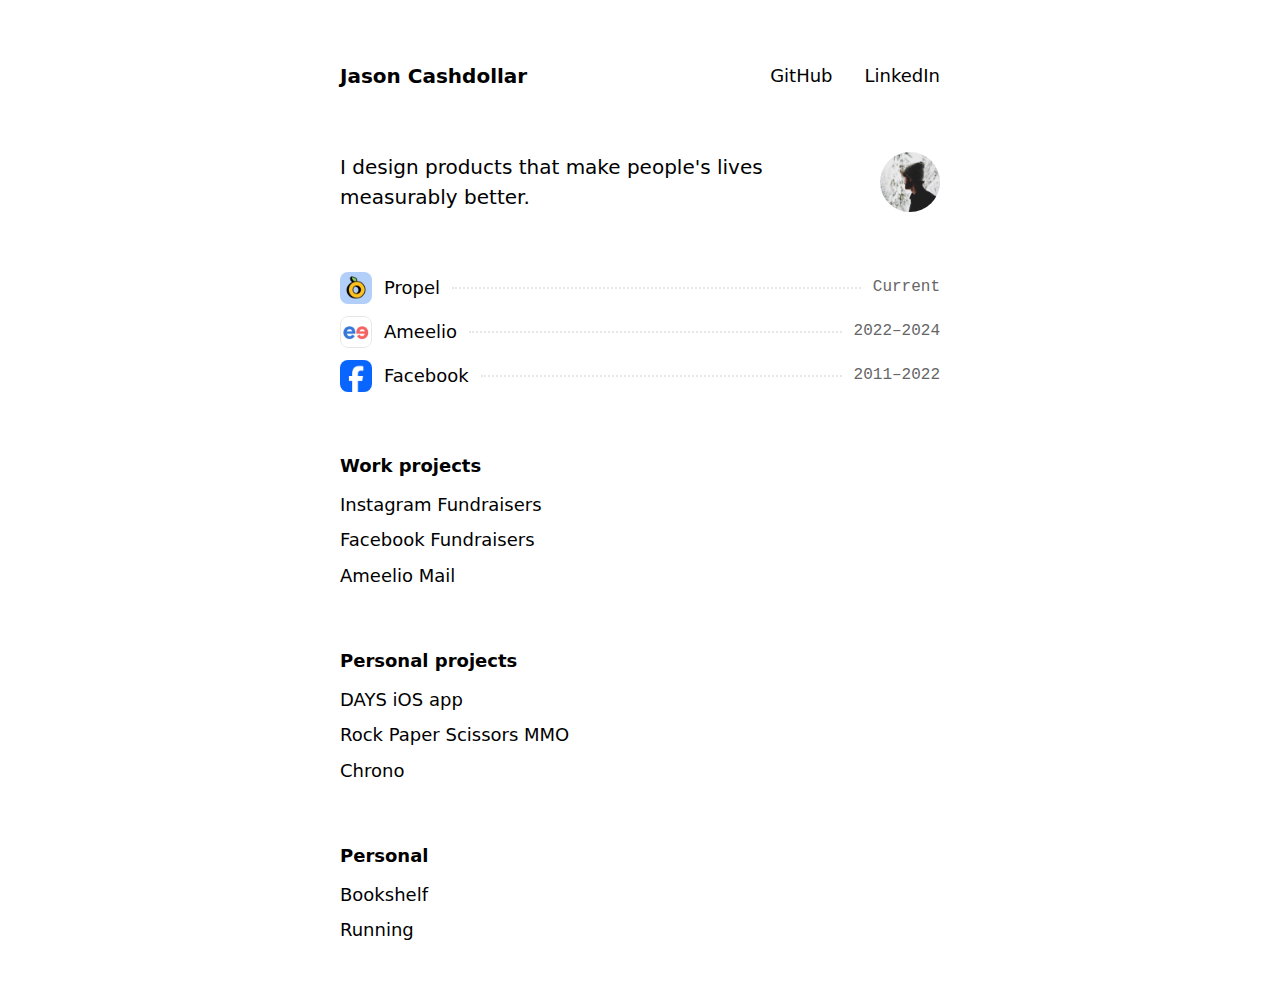
<file: index.html>
<!DOCTYPE html>
<html lang="en-US">
<head>
    <meta charset="utf-8">
    <meta name="viewport" content="width=device-width, initial-scale=1.0">
    <title>Jason Cashdollar · Product designer</title>
    <meta name="description" content="Principal product designer at Propel. Previously at Facebook and Ameelio.">
    
    <!-- Open Graph / Facebook -->
    <meta property="og:type" content="website">
    <meta property="og:url" content="https://jasoncashdollar.github.io/jasoncashdollar/">
    <meta property="og:title" content="Jason Cashdollar | Product designer">
    <meta property="og:description" content="Principal product designer at Propel. Previously at Facebook and Ameelio.">
    
    <!-- Twitter -->
    <meta property="twitter:card" content="summary_large_image">
    <meta property="twitter:url" content="https://jasoncashdollar.github.io/jasoncashdollar/">
    <meta property="twitter:title" content="Jason Cashdollar | Product designer">
    <meta property="twitter:description" content="Principal product designer at Propel. Previously at Facebook and Ameelio.">
    
    <link rel="icon" href="images/jason.png" type="image/png">
    <link rel="stylesheet" href="styles.css">
    <link rel="preconnect" href="https://fonts.googleapis.com">
    <link rel="preconnect" href="https://fonts.gstatic.com" crossorigin>
    <link href="https://fonts.googleapis.com/css2?family=Inter:wght@300;400;500;600&display=swap" rel="stylesheet">
    <script src="analytics.js"></script>
</head>
<body>
    <div class="container">
        <header class="header">
            <h1 class="name">Jason Cashdollar</h1>
            <nav class="nav-links">
                <a href="https://github.com/cshdllr" target="_blank" rel="noopener noreferrer" class="nav-link">GitHub</a>
                <a href="https://www.linkedin.com/in/jasoncashdollar/" target="_blank" rel="noopener noreferrer" class="nav-link">LinkedIn</a>
            </nav>
        </header>

        <main class="main">
            <section class="hero" id="about">
                <p class="hero-description">I design products that make people's lives measurably better.</p>
                <img src="images/jason.png" alt="Jason Cashdollar" class="hero-photo">
            </section>

            <section class="projects">

                <div class="work-item">
                    <a href="https://propel.app" target="_blank" rel="noopener noreferrer" class="work-link">
                        <img src="images/logos/logo-propel.png" alt="Propel" class="work-logo">
                        <span class="work-company">Propel</span>
                    </a>
                    <span class="work-dot-leader"></span>
                    <span class="work-dates">Current</span>
                </div>

                <div class="work-item">
                    <a href="https://ameelio.org" target="_blank" rel="noopener noreferrer" class="work-link">
                        <img src="images/logos/logo-ameelio.png" alt="Ameelio" class="work-logo border">
                        <span class="work-company">Ameelio</span>
                    </a>
                    <span class="work-dot-leader"></span>
                    <span class="work-dates">2022–2024</span>
                </div>

                <div class="work-item">
                    <a href="https://facebook.com" target="_blank" rel="noopener noreferrer" class="work-link">
                        <img src="images/logos/logo-facebook.png" alt="Facebook" class="work-logo">
                        <span class="work-company">Facebook</span>
                    </a>
                    <span class="work-dot-leader"></span>
                    <span class="work-dates">2011–2022</span>
                </div>

            </section>

            <section class="projects">
                <h2 class="section-header">Work projects</h2>

                <div class="project-card">
                    <a href="instagram-fundraisers" class="project-title">Instagram Fundraisers</a>
                </div>

                <div class="project-card">
                    <a href="facebook-fundraisers" class="project-title">Facebook Fundraisers</a>
                </div>

                <div class="project-card">
                    <a href="ameelio-mail" class="project-title">Ameelio Mail</a>
                </div>
            </section>

            <section class="projects">
                <h2 class="section-header">Personal projects</h2>

                <div class="project-card">
                    <a href="days" class="project-title">DAYS iOS app</a>
                </div>

                <div class="project-card">
                    <a href="rockpaperscissorsmmo" class="project-title">Rock Paper Scissors MMO</a>
                </div>

                <div class="project-card">
                    <a href="chrono" class="project-title">Chrono</a>
                </div>

                <!-- <div class="project-card">
                    <a href="" class="project-title">Captain's Log</a>
                </div> -->
            </section>

            <section class="projects">
                <h2 class="section-header">Personal</h2>

                <div class="project-card">
                    <a href="bookshelf" class="project-title">Bookshelf</a>
                </div>

                <div class="project-card">
                    <a href="running" class="project-title">Running</a>
                </div>
            </section>

        </main>
    </div>

    <script src="script.js"></script>
</body>
</html>
</file>
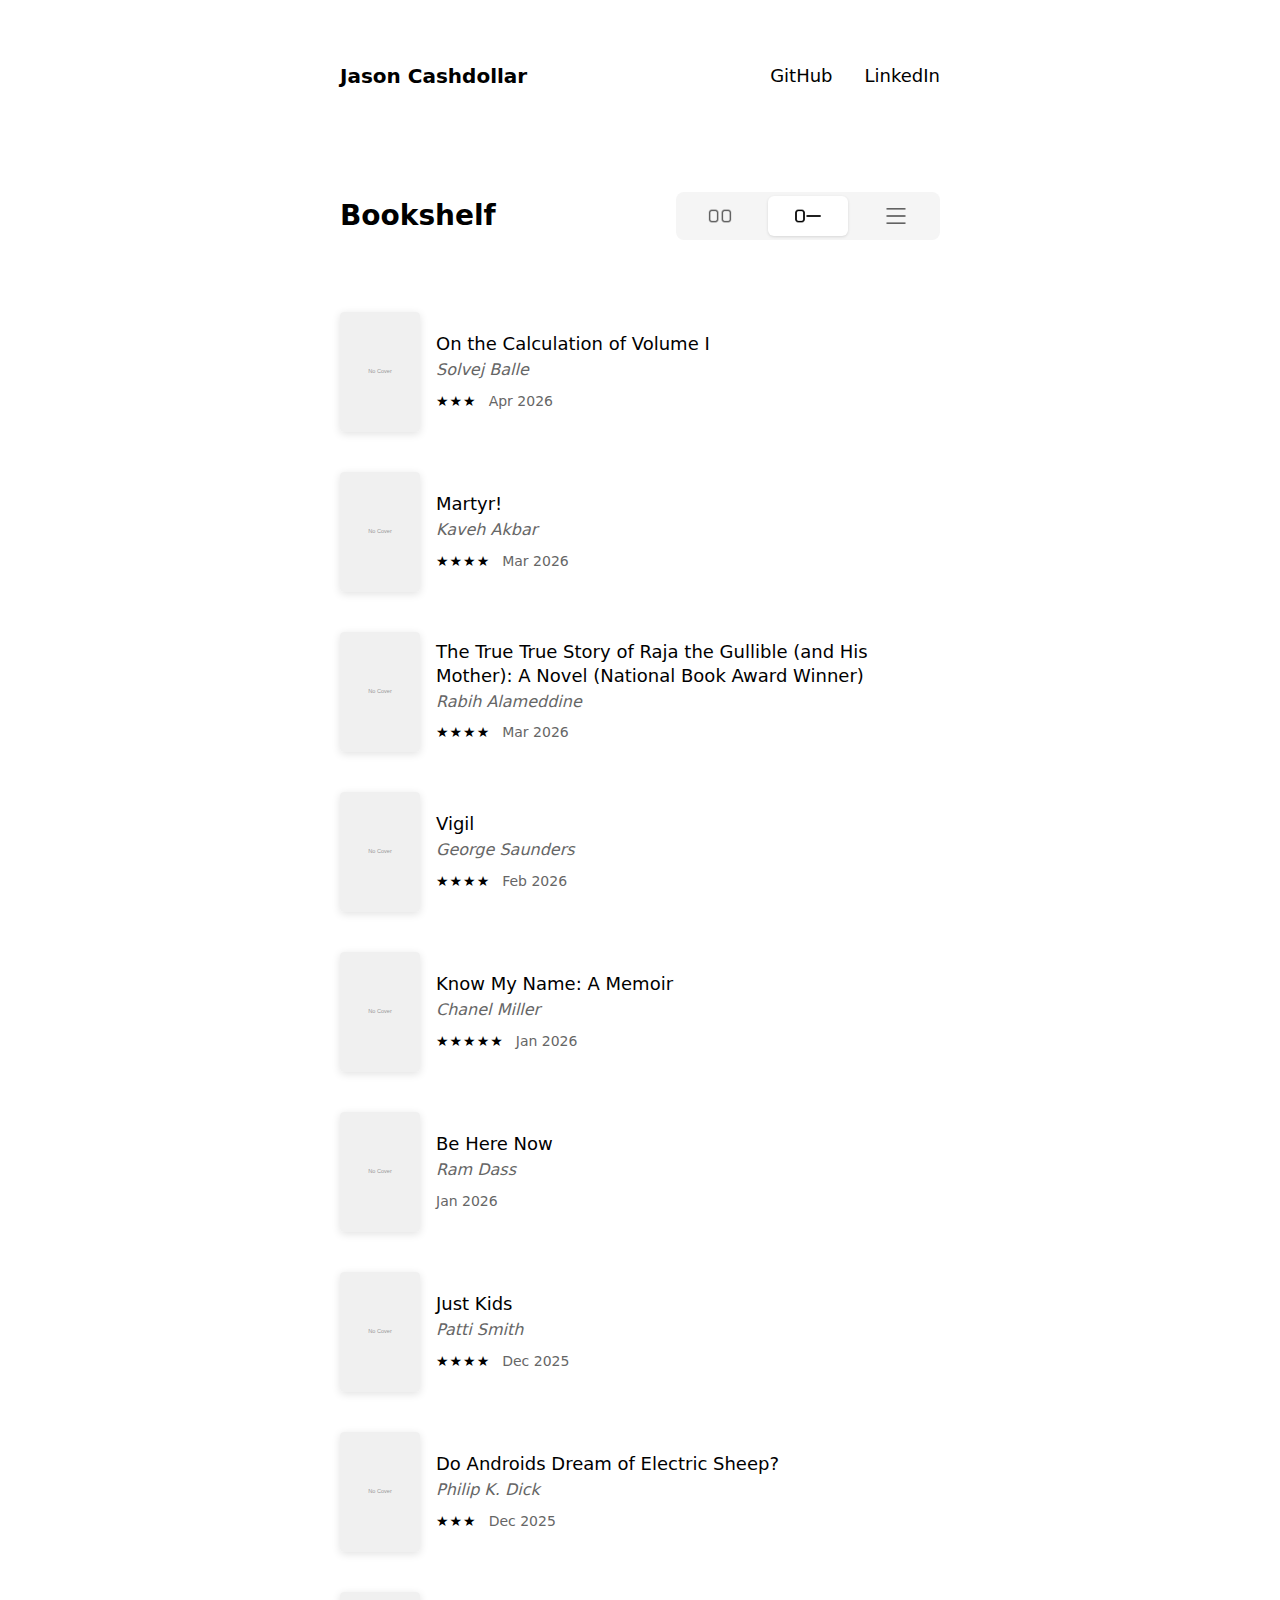
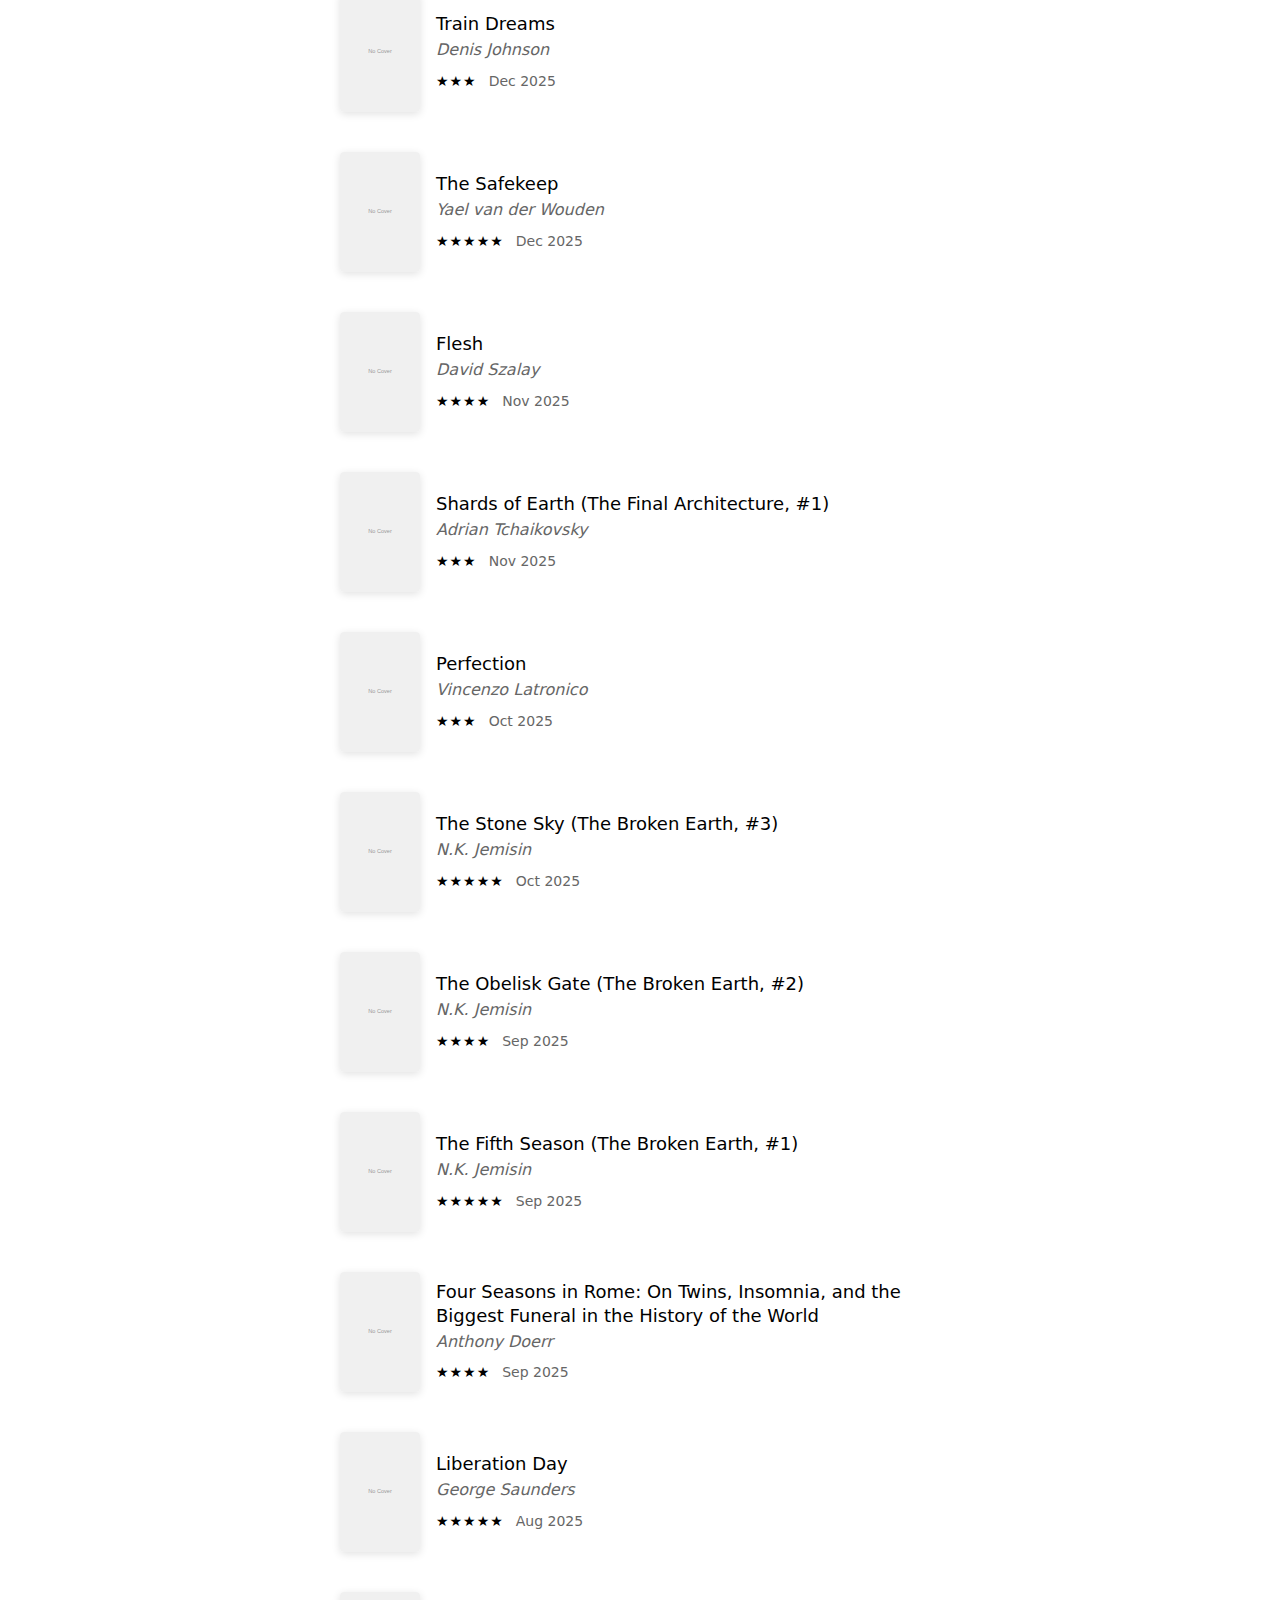
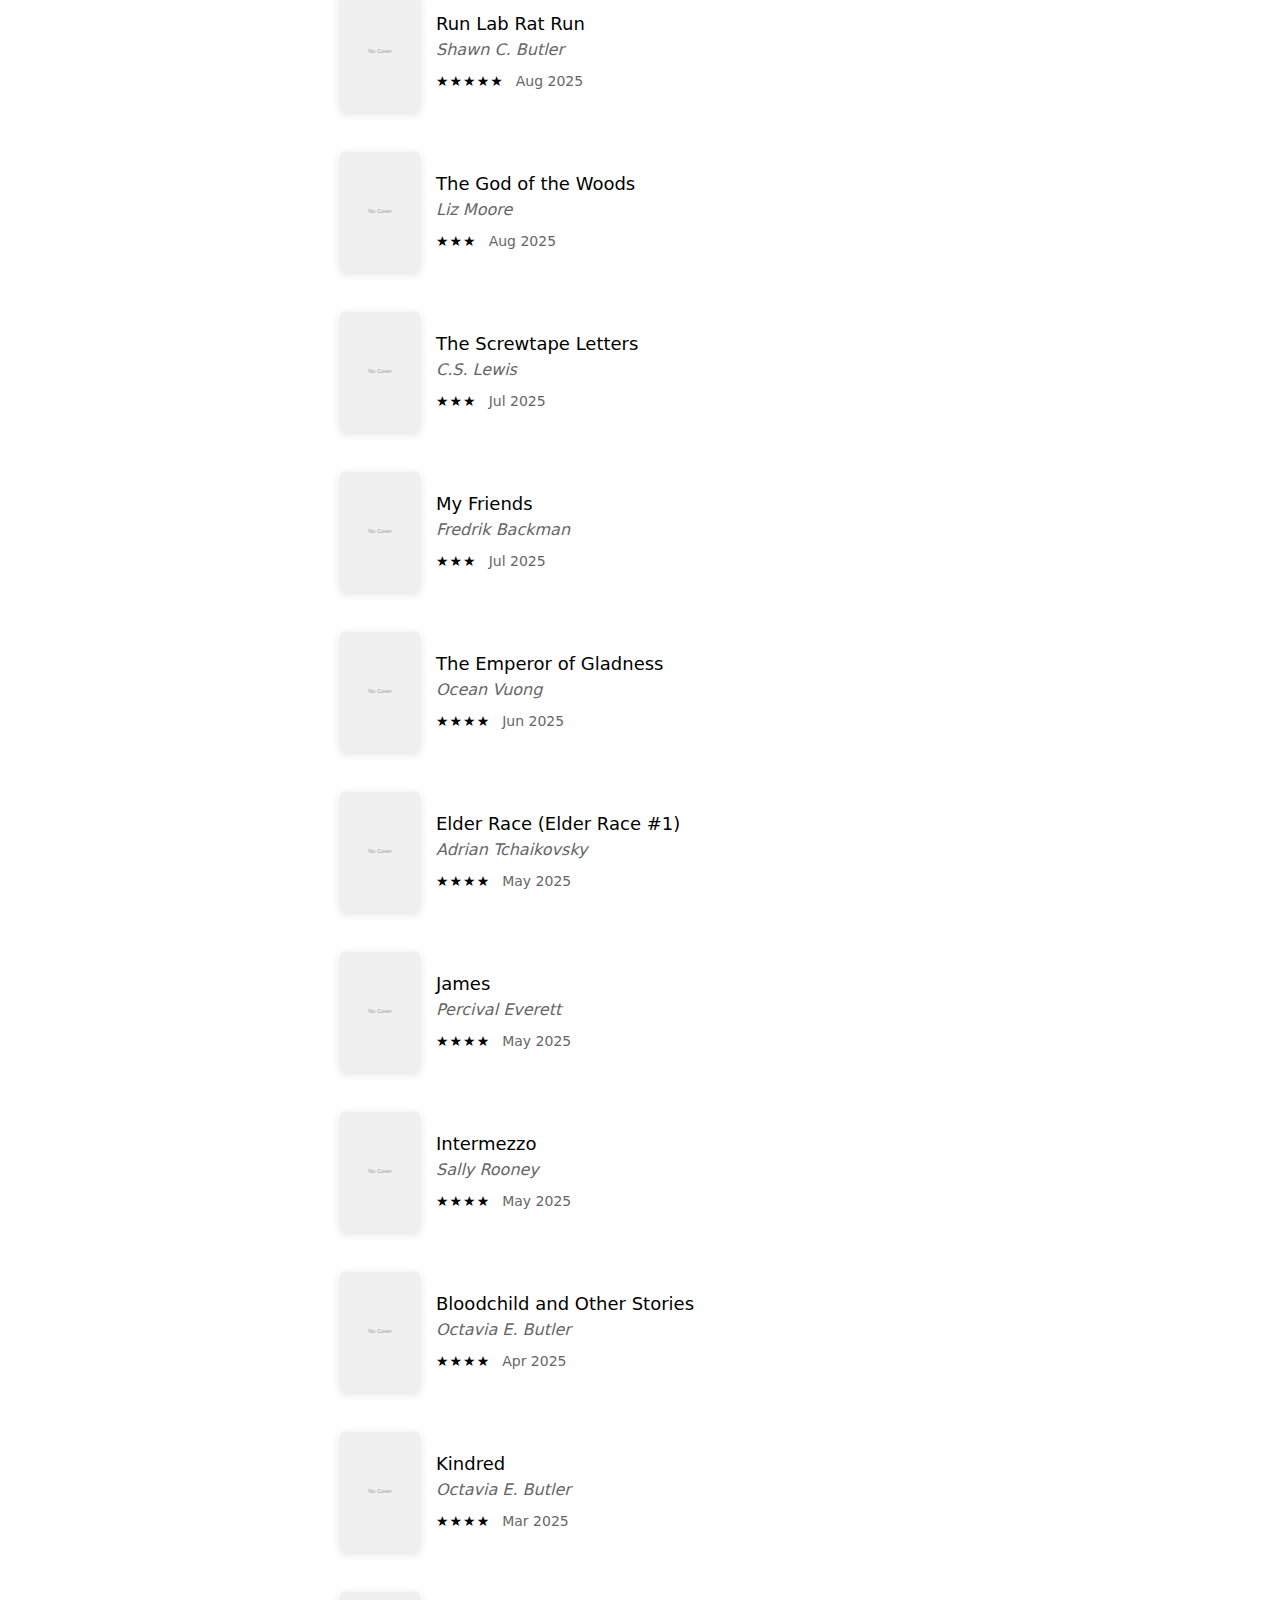
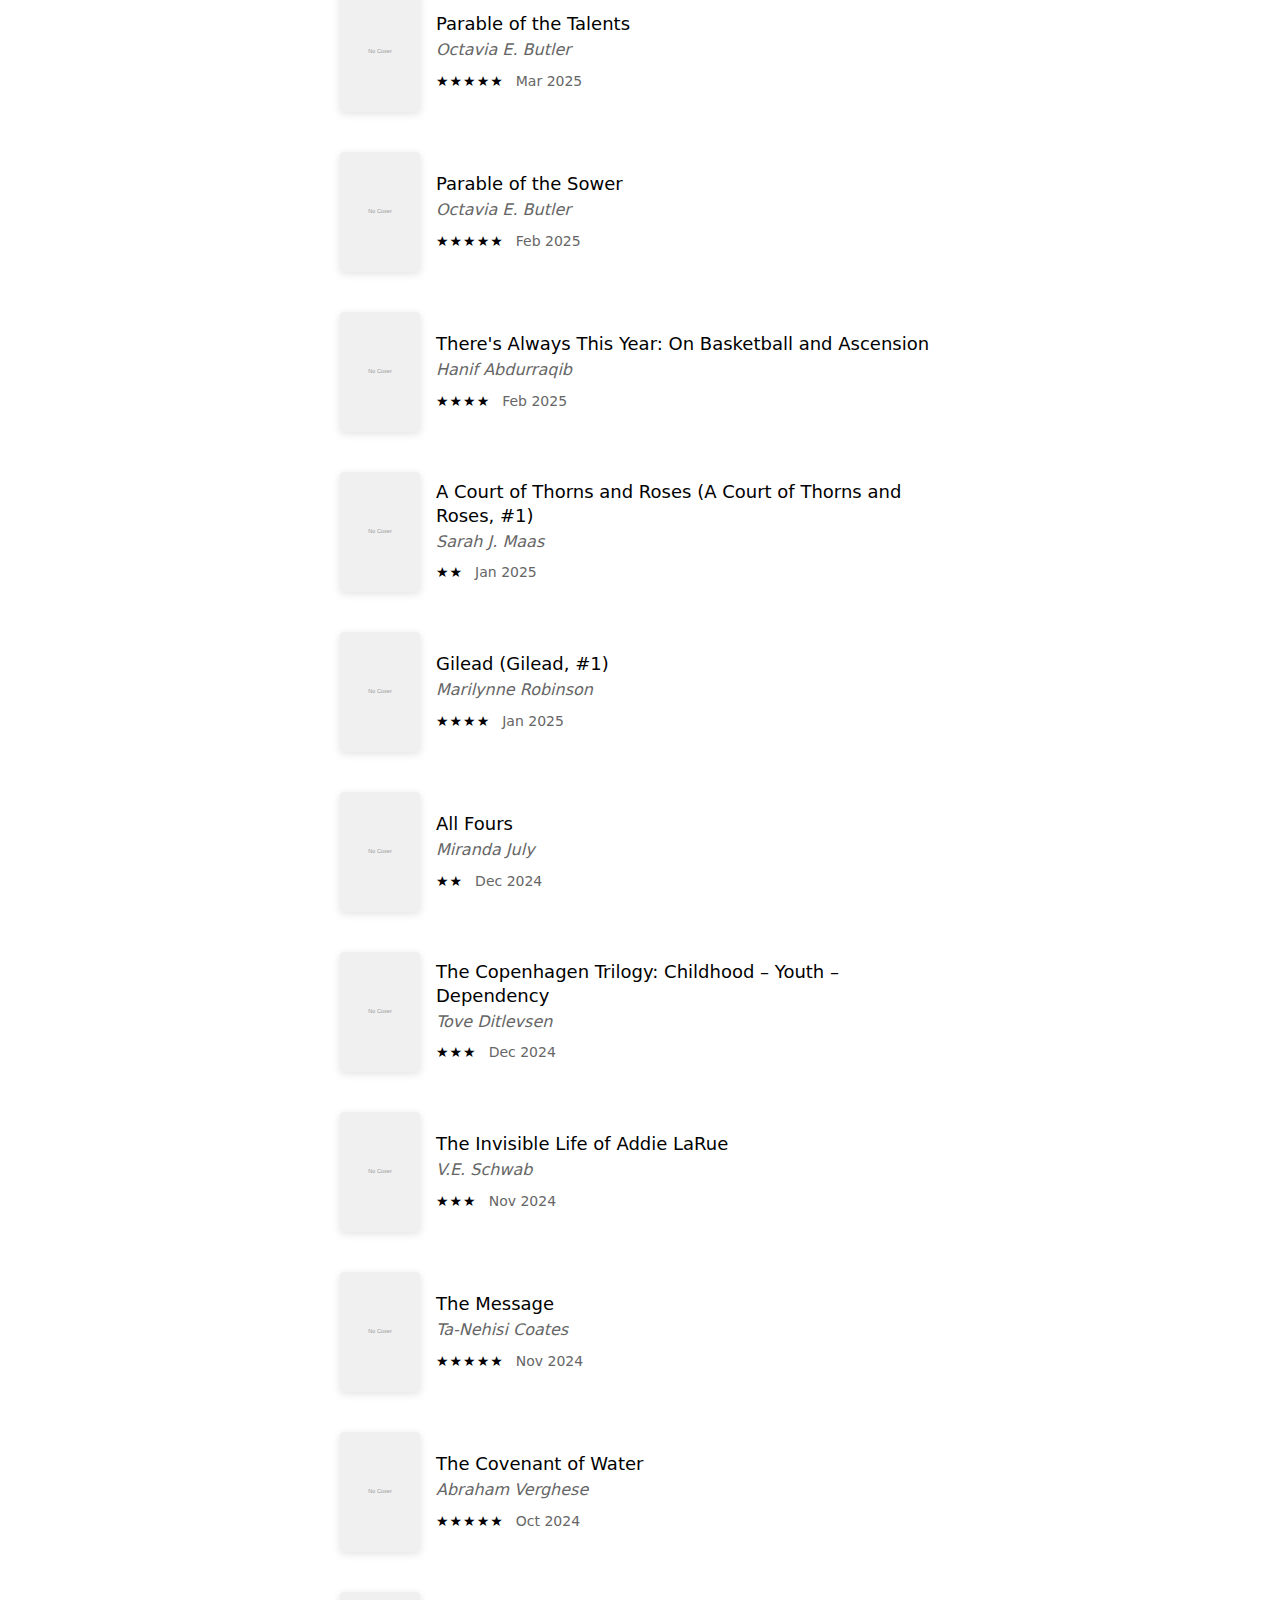
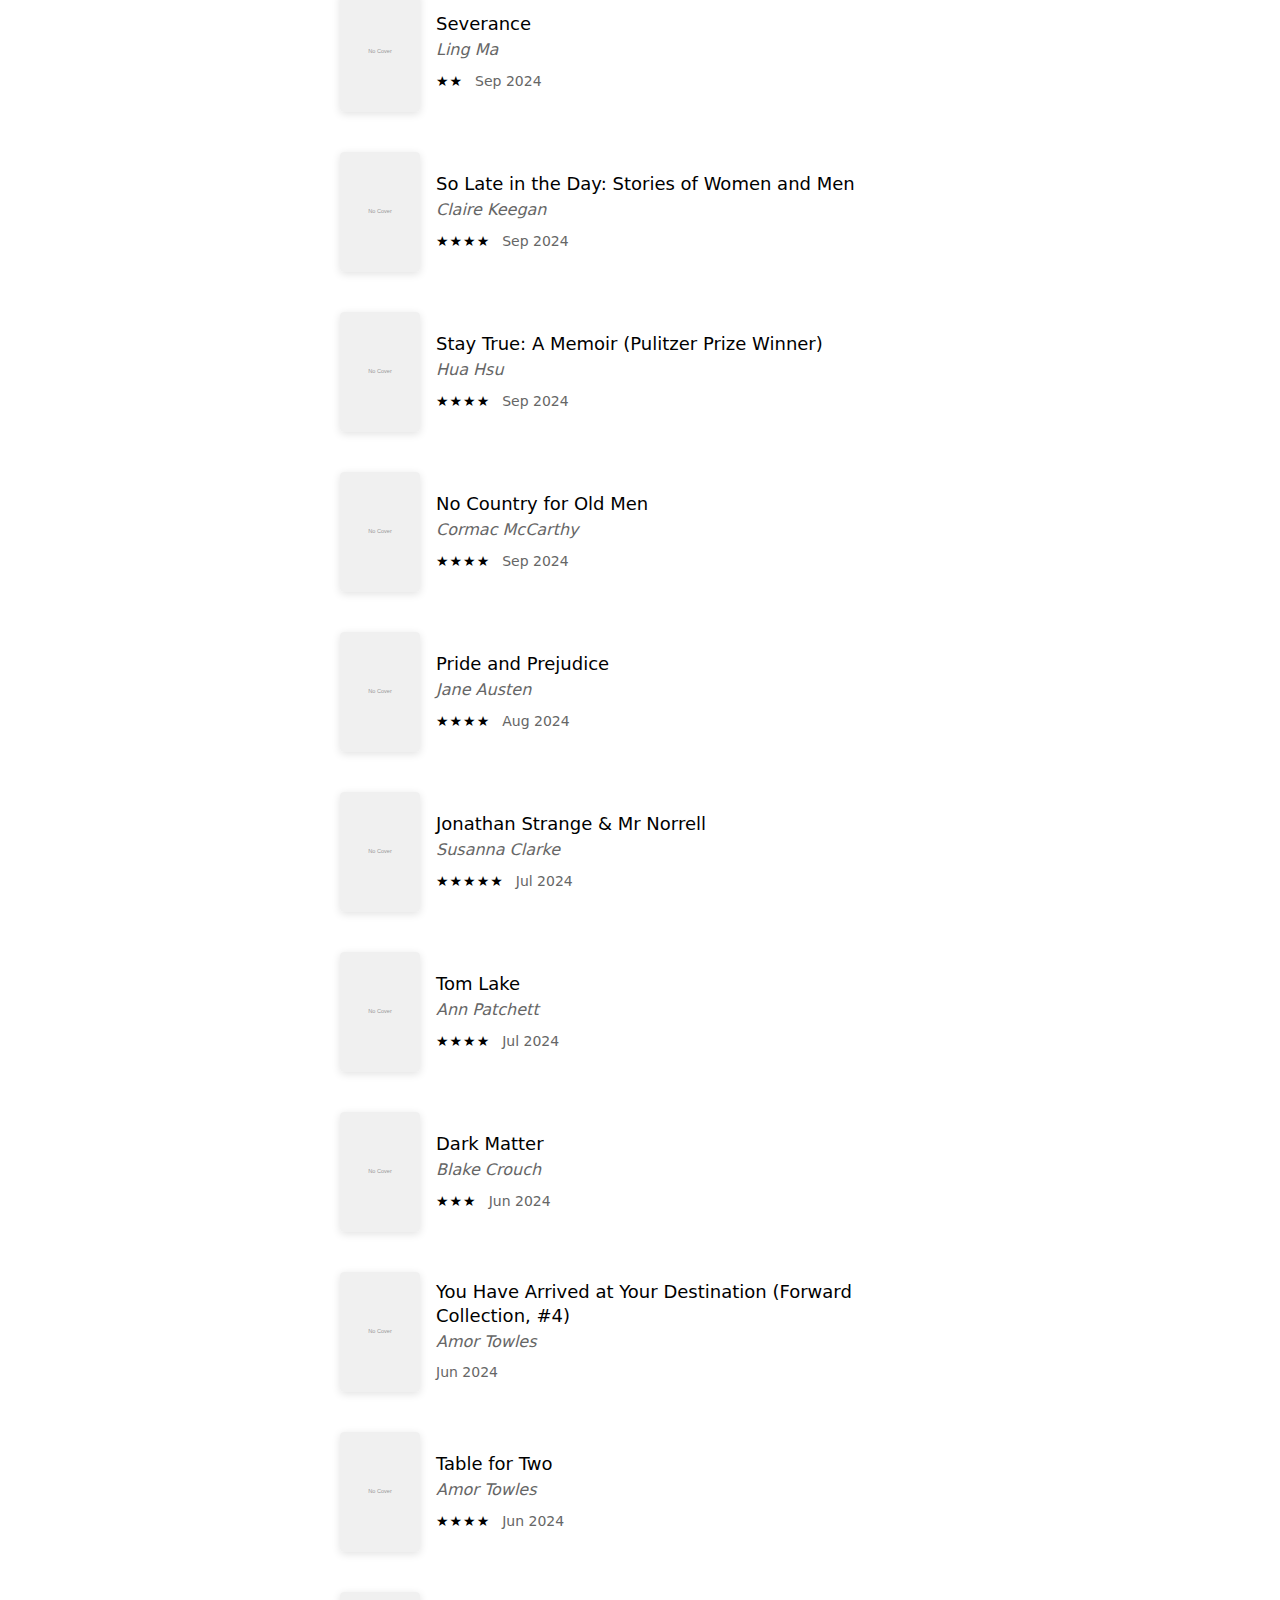
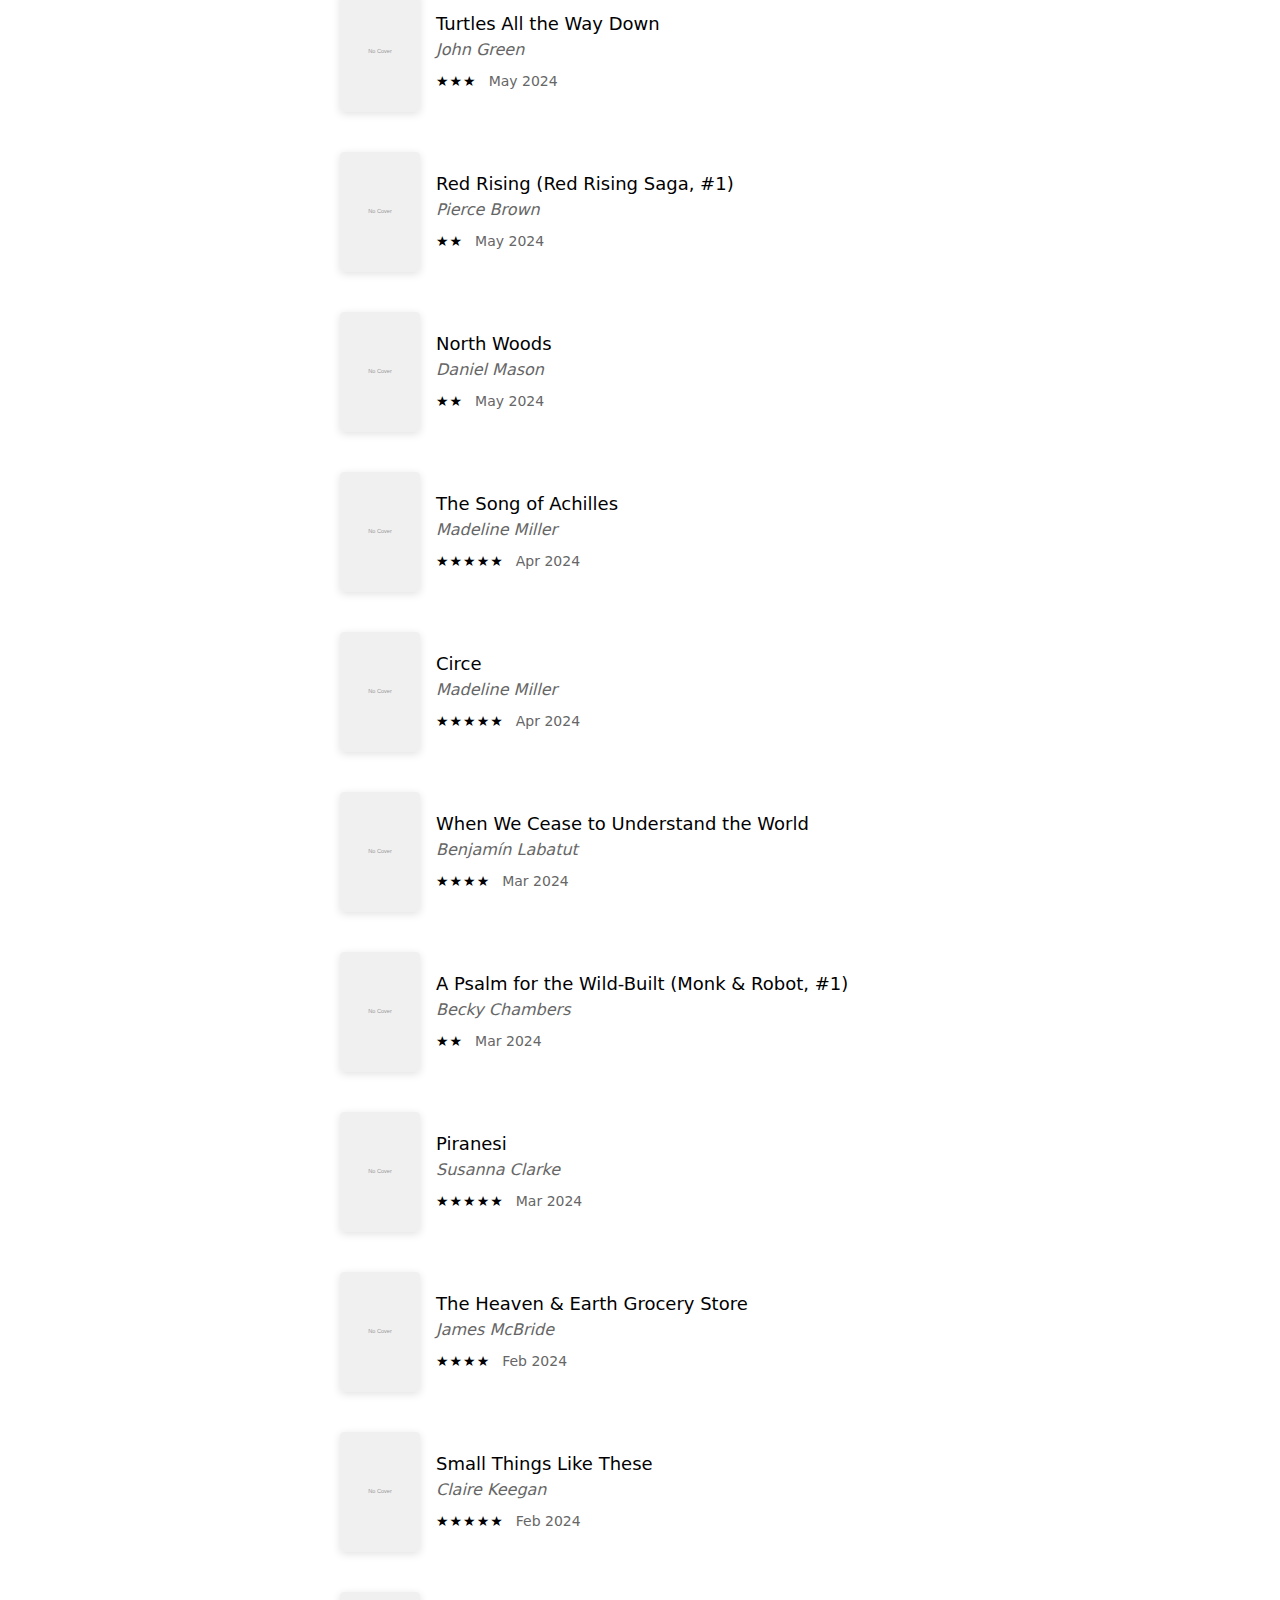
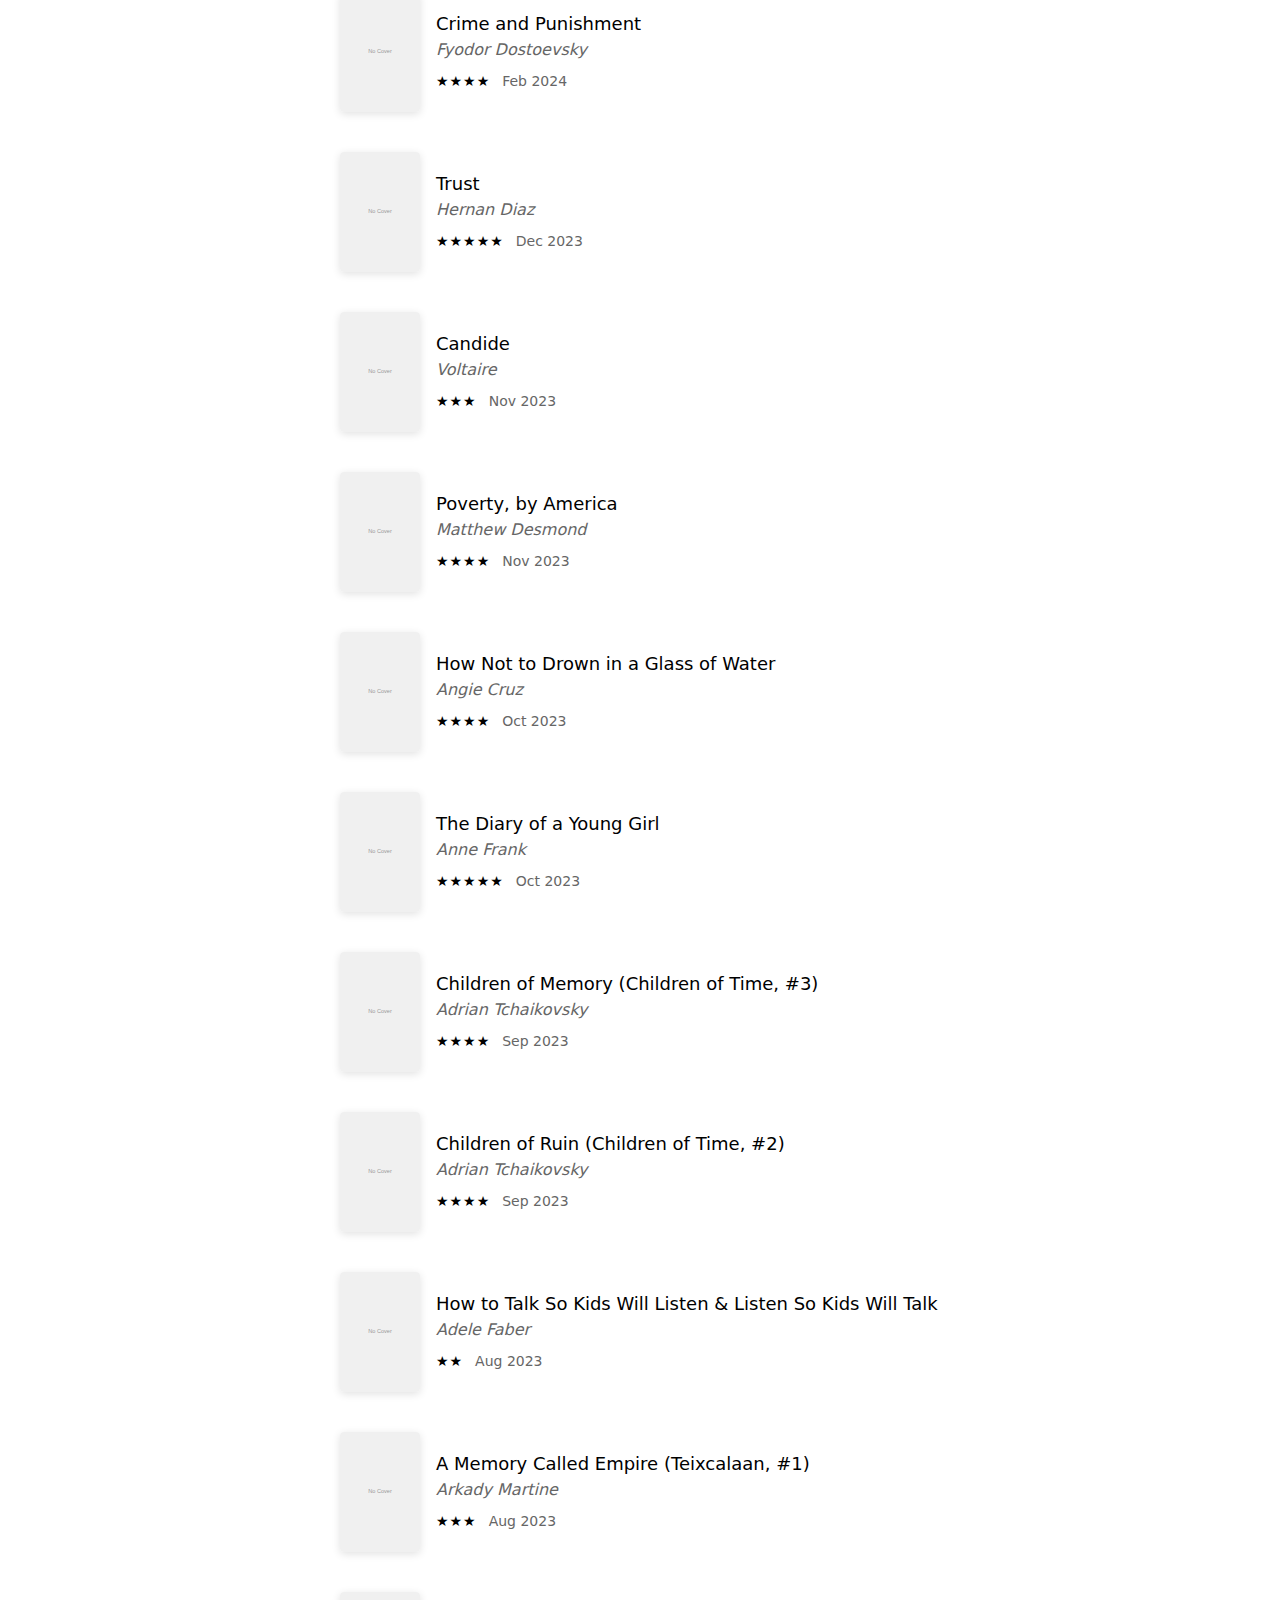
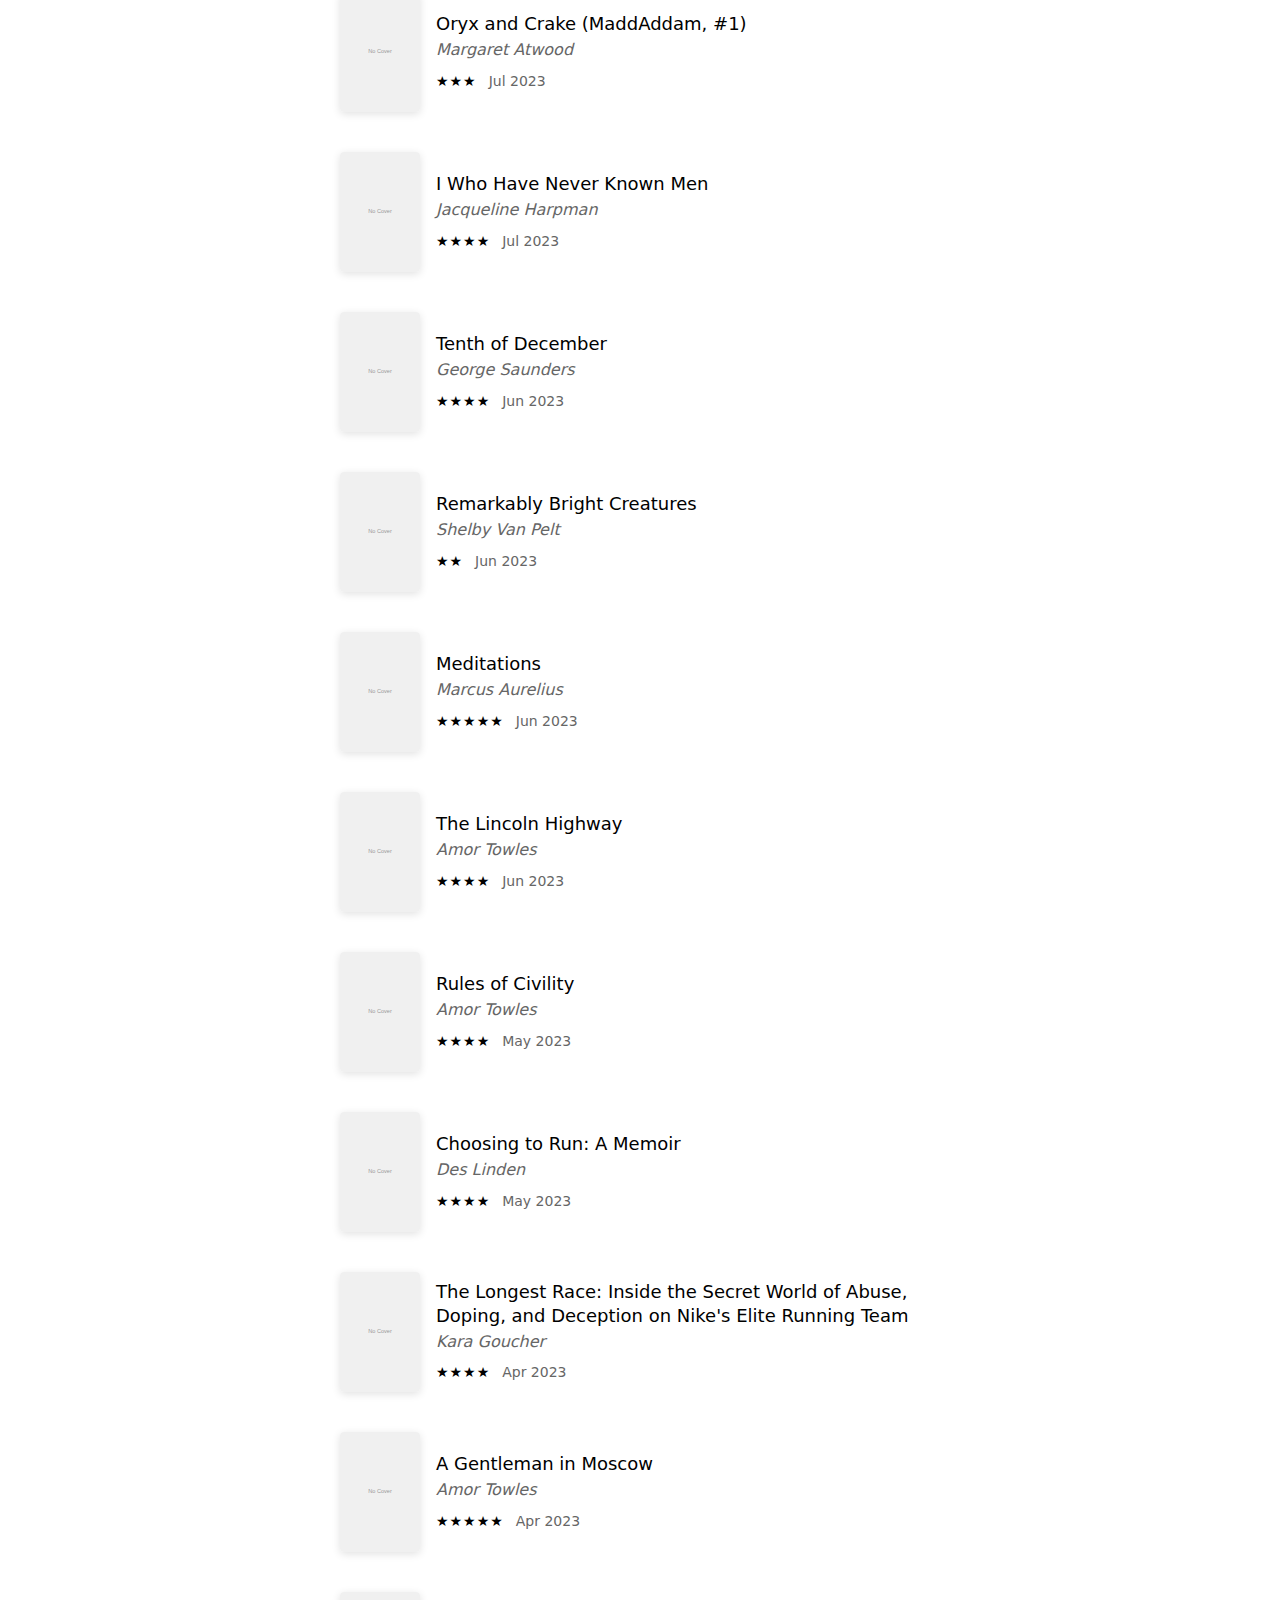
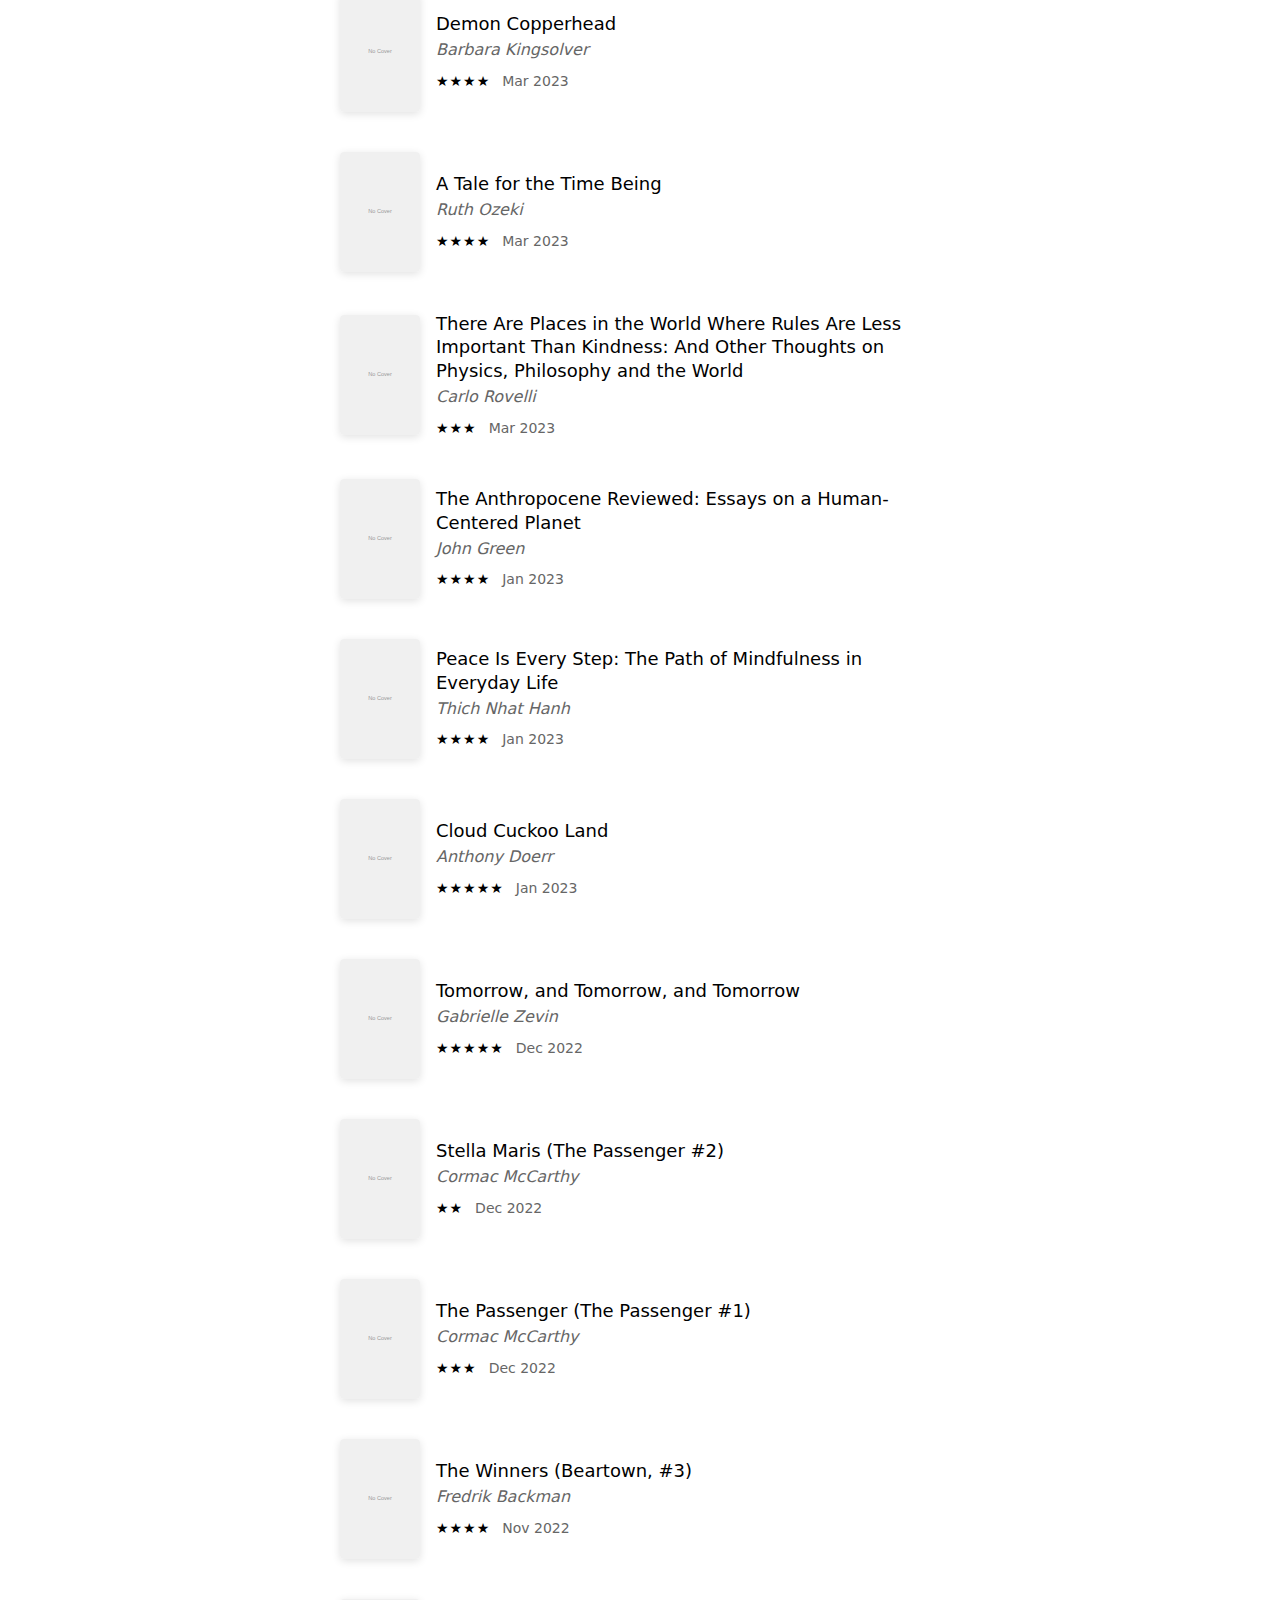
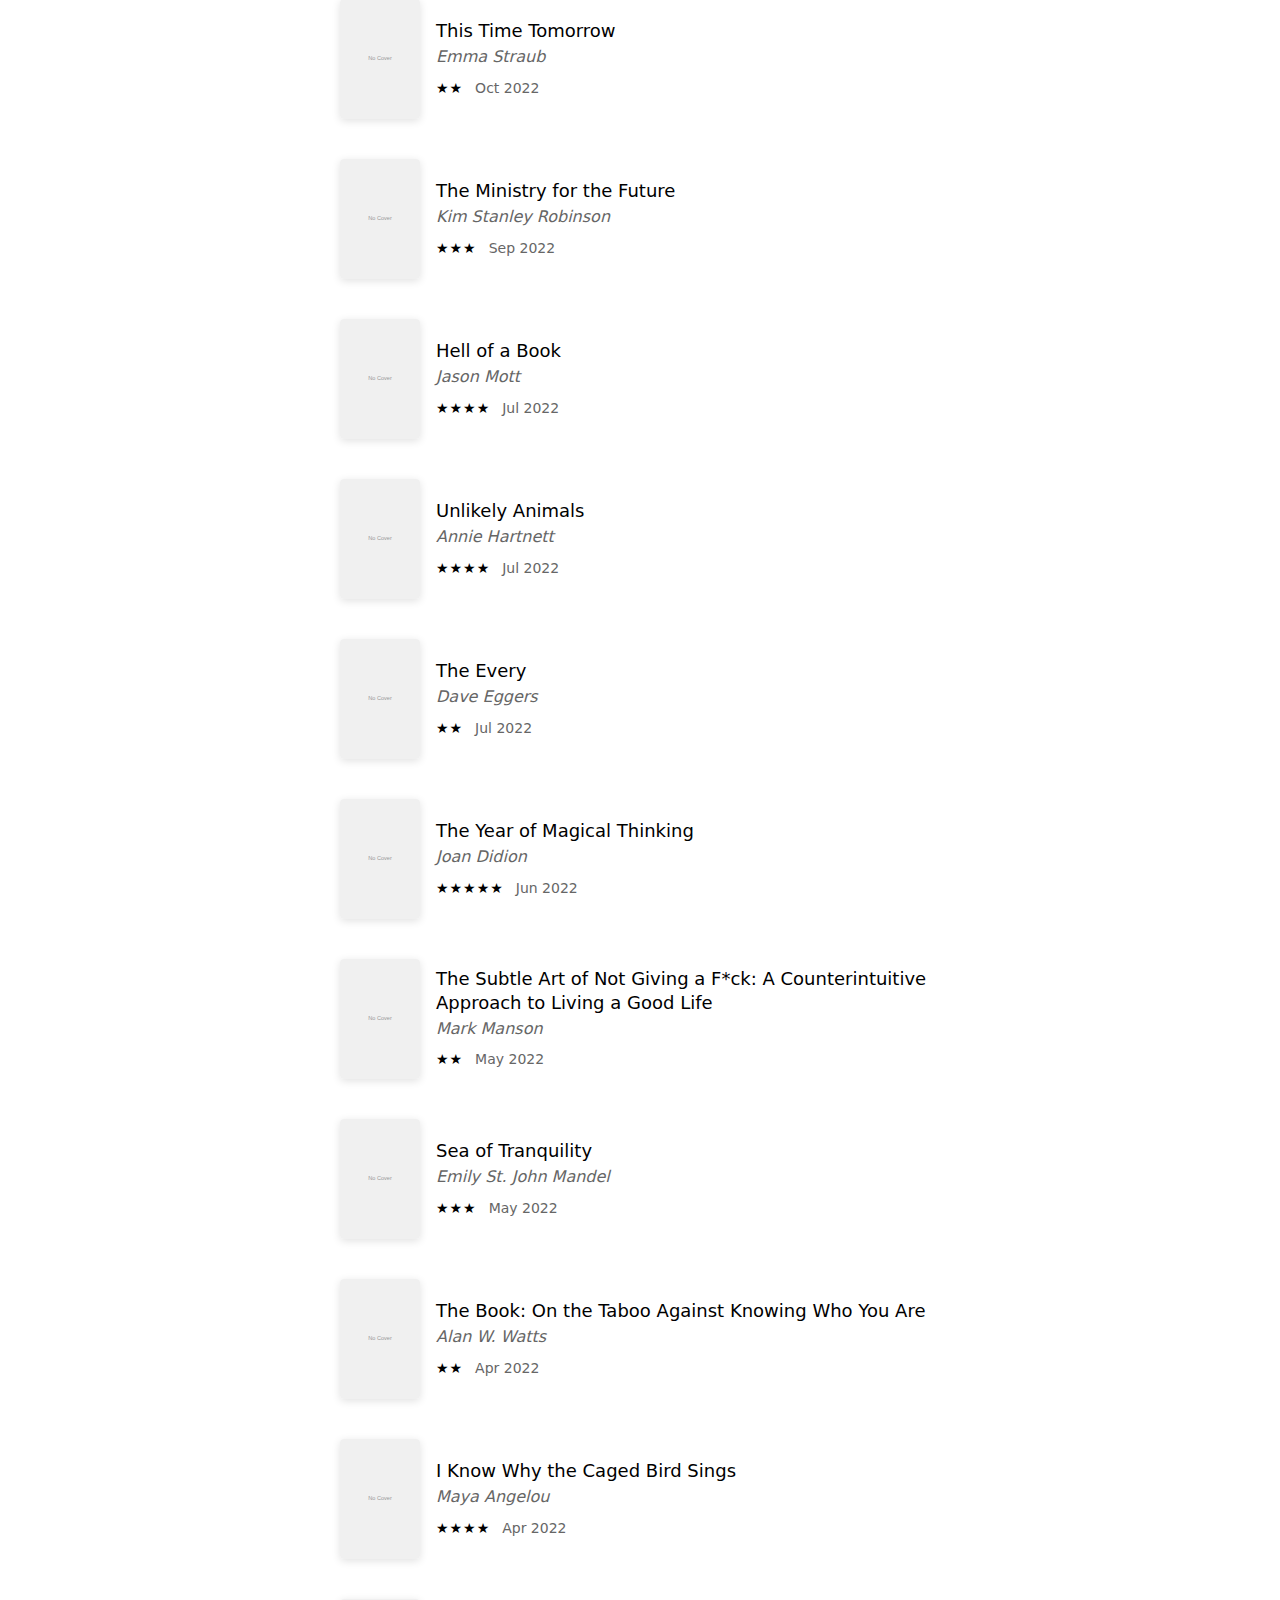
<file: bookshelf.html>
<!DOCTYPE html>
<html lang="en-US">
<head>
    <meta charset="utf-8">
    <meta name="viewport" content="width=device-width, initial-scale=1.0">
    <title>Bookshelf - Jason Cashdollar</title>
    <meta name="description" content="Books I've read, tracked automatically from my Goodreads profile.">
    
    <!-- Open Graph / Facebook -->
    <meta property="og:type" content="website">
    <meta property="og:url" content="https://jasoncashdollar.github.io/jasoncashdollar/bookshelf">
    <meta property="og:title" content="Bookshelf - Jason Cashdollar">
    <meta property="og:description" content="Books I've read, tracked automatically from my Goodreads profile.">
    
    <!-- Twitter -->
    <meta property="twitter:card" content="summary_large_image">
    <meta property="twitter:url" content="https://jasoncashdollar.github.io/jasoncashdollar/bookshelf">
    <meta property="twitter:title" content="Bookshelf - Jason Cashdollar">
    <meta property="twitter:description" content="Books I've read, tracked automatically from my Goodreads profile.">
    
    <link rel="icon" href="images/jason.png" type="image/png">
    <link rel="stylesheet" href="styles.css">
    <link rel="preconnect" href="https://fonts.googleapis.com">
    <link rel="preconnect" href="https://fonts.gstatic.com" crossorigin>
    <link href="https://fonts.googleapis.com/css2?family=Inter:wght@300;400;500;600&display=swap" rel="stylesheet">
    <script src="analytics.js"></script>
</head>
<body>
    <div class="container bookshelf-container">
        <header class="header">
            <a href="index.html" class="name">Jason Cashdollar</a>
            <nav class="nav-links">
                <a href="" target="_blank" rel="noopener noreferrer" class="nav-link">GitHub</a>
                <a href="https://www.linkedin.com/in/jasoncashdollar/" target="_blank" rel="noopener noreferrer" class="nav-link">LinkedIn</a>
            </nav>
        </header>

        <main class="bookshelf-main">
            <div class="bookshelf-header">
                <div class="bookshelf-title-row">
                    <h1 class="page-title">Bookshelf</h1>
                    <div class="view-toggles">
                        <div class="view-toggle-indicator"></div>
                        <button class="view-toggle" data-view="grid" aria-label="Grid view">
                            <img src="icons/grid.png" alt="" />
                        </button>
                        <button class="view-toggle active" data-view="cards" aria-label="Cards view">
                            <img src="icons/cards.png" alt="" />
                        </button>
                        <button class="view-toggle" data-view="list" aria-label="List view">
                            <img src="icons/list.png" alt="" />
                        </button>
                    </div>
                </div>
            </div>

            <!-- Text List View -->
            <div class="text-list-container" id="text-list-container" style="display: none;">
                <!-- Books will be dynamically inserted here -->
            </div>

            <!-- Grid View (covers only) -->
            <div class="grid-covers-container" id="grid-covers-container" style="display: none;">
                <!-- Books will be dynamically inserted here -->
            </div>

            <!-- Vertical Covers View -->
            <div class="vertical-covers-container" id="vertical-covers-container" style="display: none;">
                <!-- Books will be dynamically inserted here -->
            </div>

            <!-- Loading state -->
            <div class="loading-state" id="loading-state">
                <p>Loading books...</p>
            </div>

            <!-- Empty state -->
            <div class="empty-state" id="empty-state" style="display: none;">
                <p>No books found. Check back later!</p>
            </div>
        </main>

    </div>

    <script src="bookshelf.js"></script>
</body>
</html>
</file>
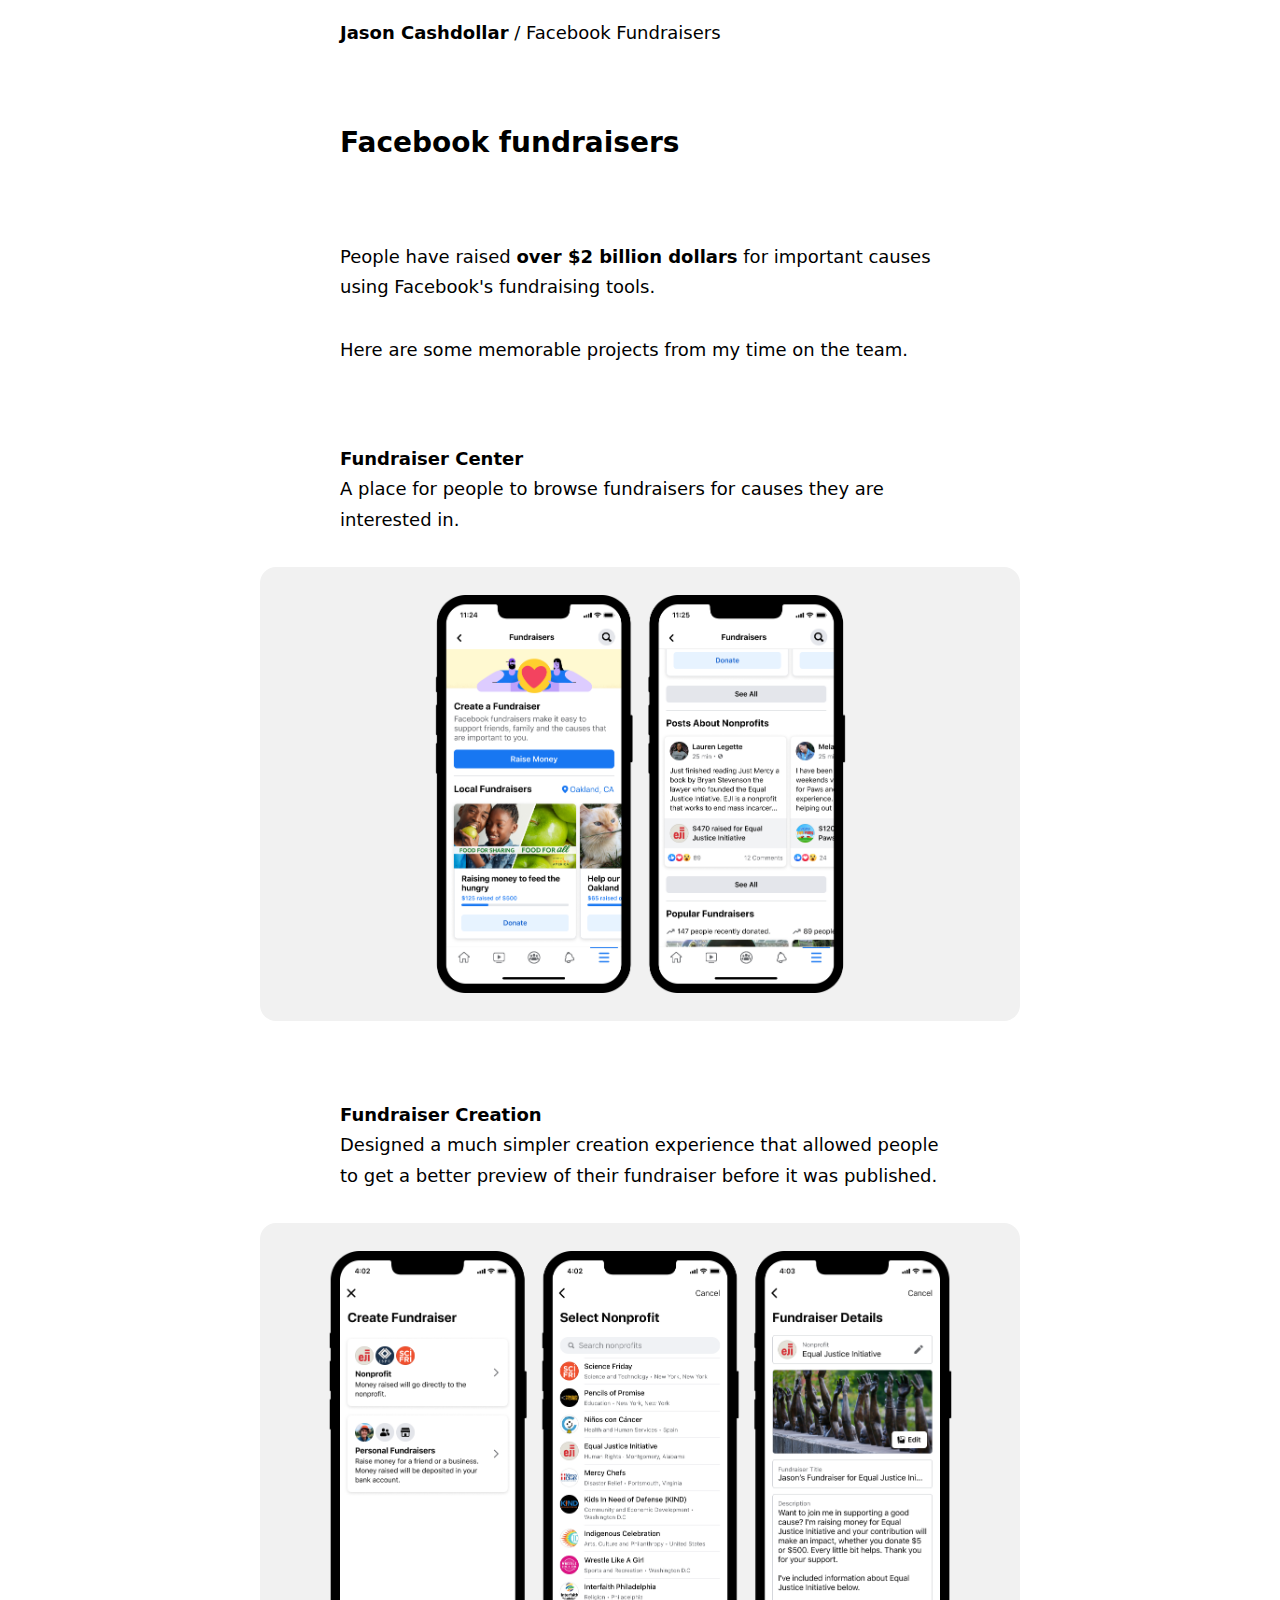
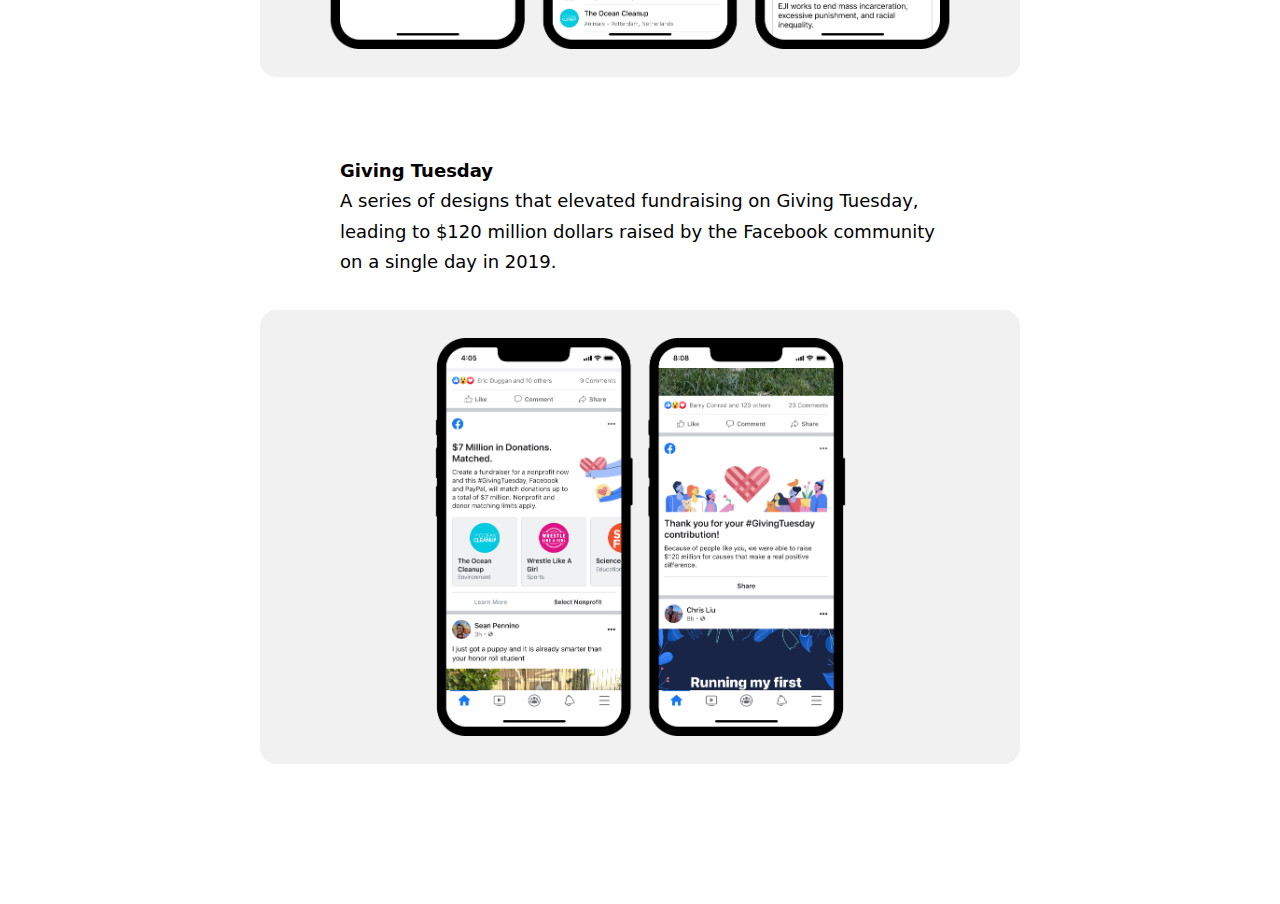
<file: facebook-fundraisers.html>
<!DOCTYPE html>
<html lang="en-US">
<head>
    <meta charset="utf-8">
    <meta name="viewport" content="width=device-width, initial-scale=1.0">
    <title>Jason Cashdollar / Facebook Fundraisers</title>
    <meta name="description" content="People have raised over $2 billion for important causes using Facebook's fundraising tools.">
    
    <!-- Open Graph / Facebook -->
    <meta property="og:type" content="website">
    <meta property="og:url" content="https://jasoncashdollar.github.io/jasoncashdollar/facebook-fundraisers">
    <meta property="og:title" content="Facebook Fundraisers - Jason Cashdollar">
    <meta property="og:description" content="People have raised over $2 billion for important causes using Facebook's fundraising tools.">
    
    <!-- Twitter -->
    <meta property="twitter:card" content="summary_large_image">
    <meta property="twitter:url" content="https://jasoncashdollar.github.io/jasoncashdollar/facebook-fundraisers">
    <meta property="twitter:title" content="Facebook Fundraisers - Jason Cashdollar">
    <meta property="twitter:description" content="People have raised over $2 billion for important causes using Facebook's fundraising tools.">
    
    <link rel="icon" href="images/jason.png" type="image/png">
    <link rel="stylesheet" href="styles.css">
    <link rel="preconnect" href="https://fonts.googleapis.com">
    <link rel="preconnect" href="https://fonts.gstatic.com" crossorigin>
    <link href="https://fonts.googleapis.com/css2?family=Inter:wght@300;400;500;600&display=swap" rel="stylesheet">
    <script src="analytics.js"></script>
</head>
<body>
    <div class="container">
        <header class="header">
            <div class="breadcrumb">
                <a href="/" class="breadcrumb-name">Jason Cashdollar</a> / <span class="breadcrumb-project">Facebook Fundraisers</span>
            </div>
        </header>

        <main class="project-main">
            <div class="project-header">
                <h1 class="page-title">Facebook fundraisers</h1>
            </div>

            <section class="project-section">
                <p class="section-text">People have raised <a href="https://about.fb.com/news/2019/09/2-billion-for-causes/" target="_blank" rel="noopener">over $2 billion dollars</a> for important causes using Facebook's fundraising tools.</p>
                <p class="section-text">Here are some memorable projects from my time on the team.</p>
            </section>



            <section class="project-section">
                <div class="section-header">Fundraiser Center</div>
                <p class="section-text">A place for people to browse fundraisers for causes they are interested in.</p>
                <div class="project-image-centered">
                    <img src="images/fb-fundraisers/fb-fundraiser-center.png" class="project-image-full"></img>
                </div>
            </section>

            <section class="project-section">
                <div class="section-header">Fundraiser Creation</div>
                <p class="section-text">Designed a much simpler creation experience that allowed people to get a better preview of their fundraiser before it was published.</</p>
                <div class="project-image-centered">
                    <img src="images/fb-fundraisers/fb-fundraiser-creation.png" class="project-image-full"></img>
                </div>
            </section>

            <section class="project-section">
                <div class="section-header">Giving Tuesday</div>
                <p class="section-text">A series of designs that elevated fundraising on Giving Tuesday, leading to $120 million dollars raised by the Facebook community on a single day in 2019.</p>
                <div class="project-image-centered">
                    <img src="images/fb-fundraisers/fb-giving-tuesday.png" class="project-image-full"></img>
                </div>
            </section>

        </main>
    </div>

    <script src="script.js"></script>
</body>
</html>
</file>
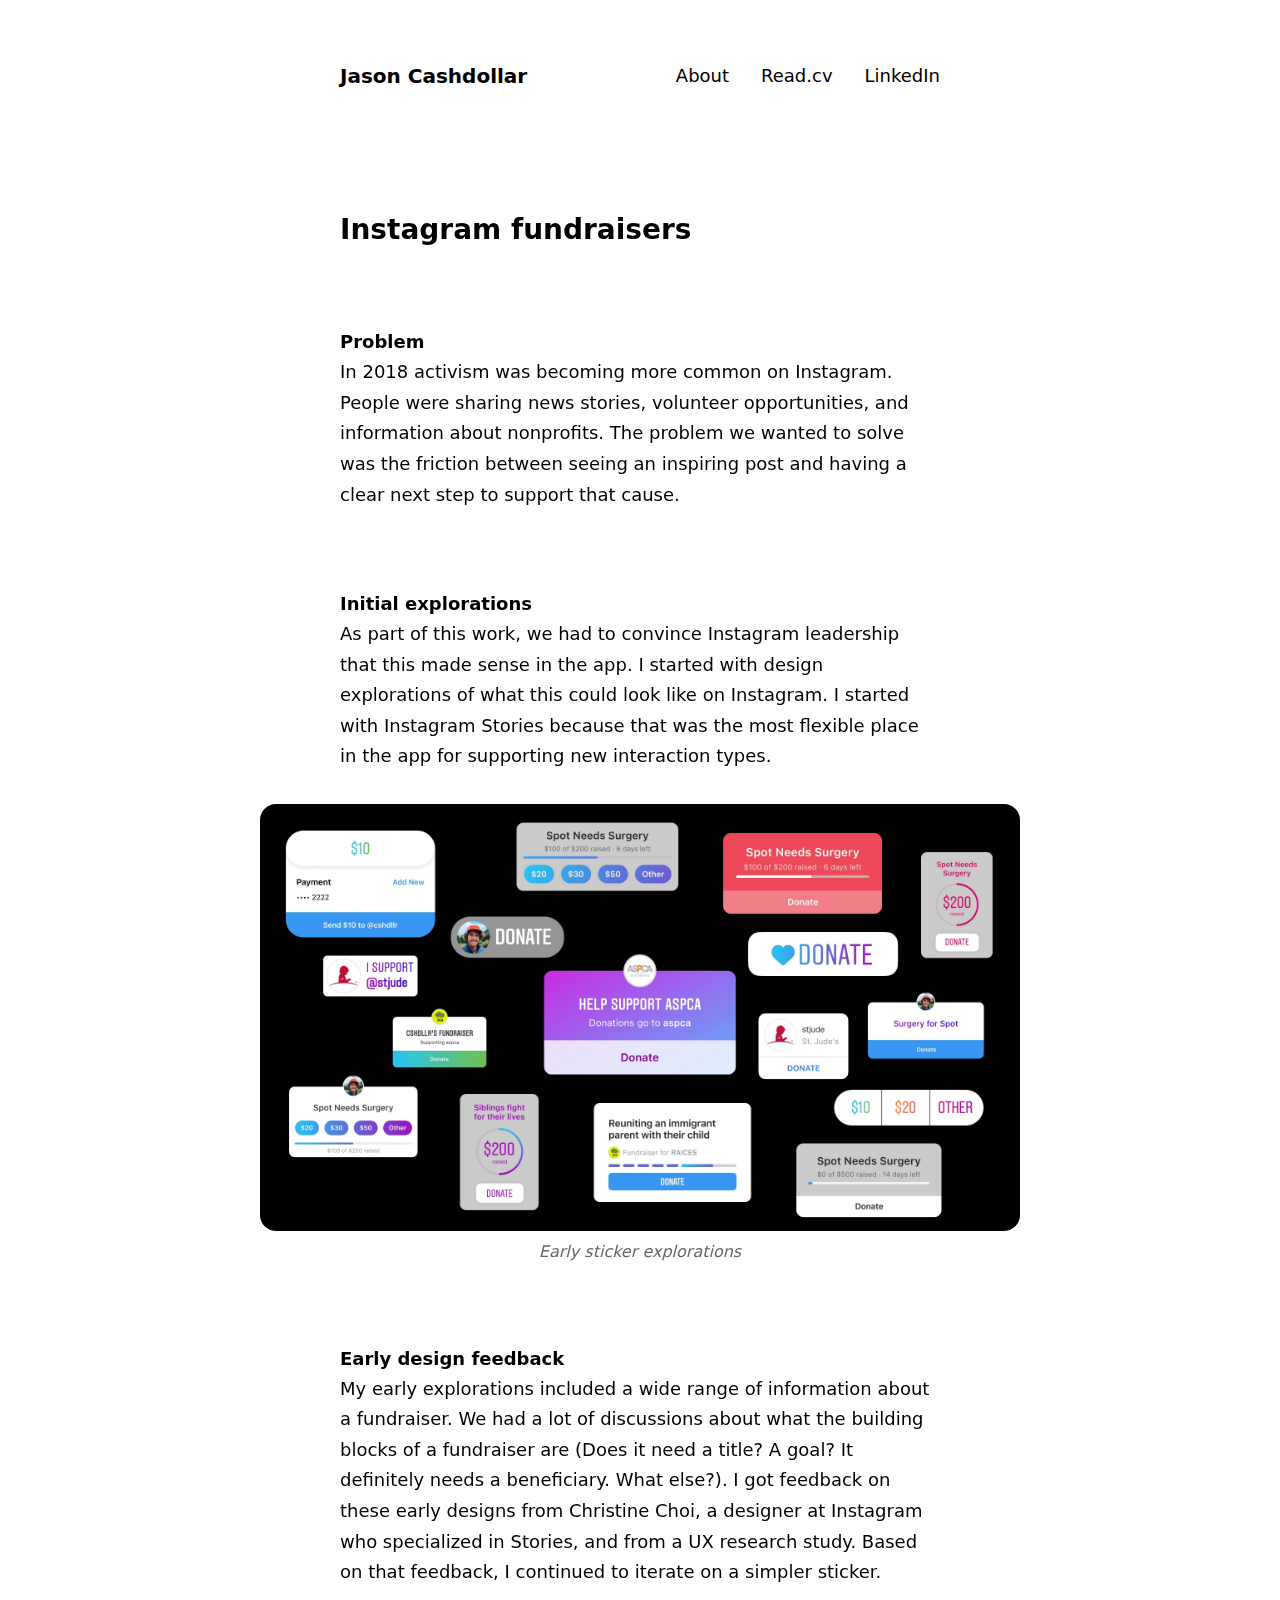
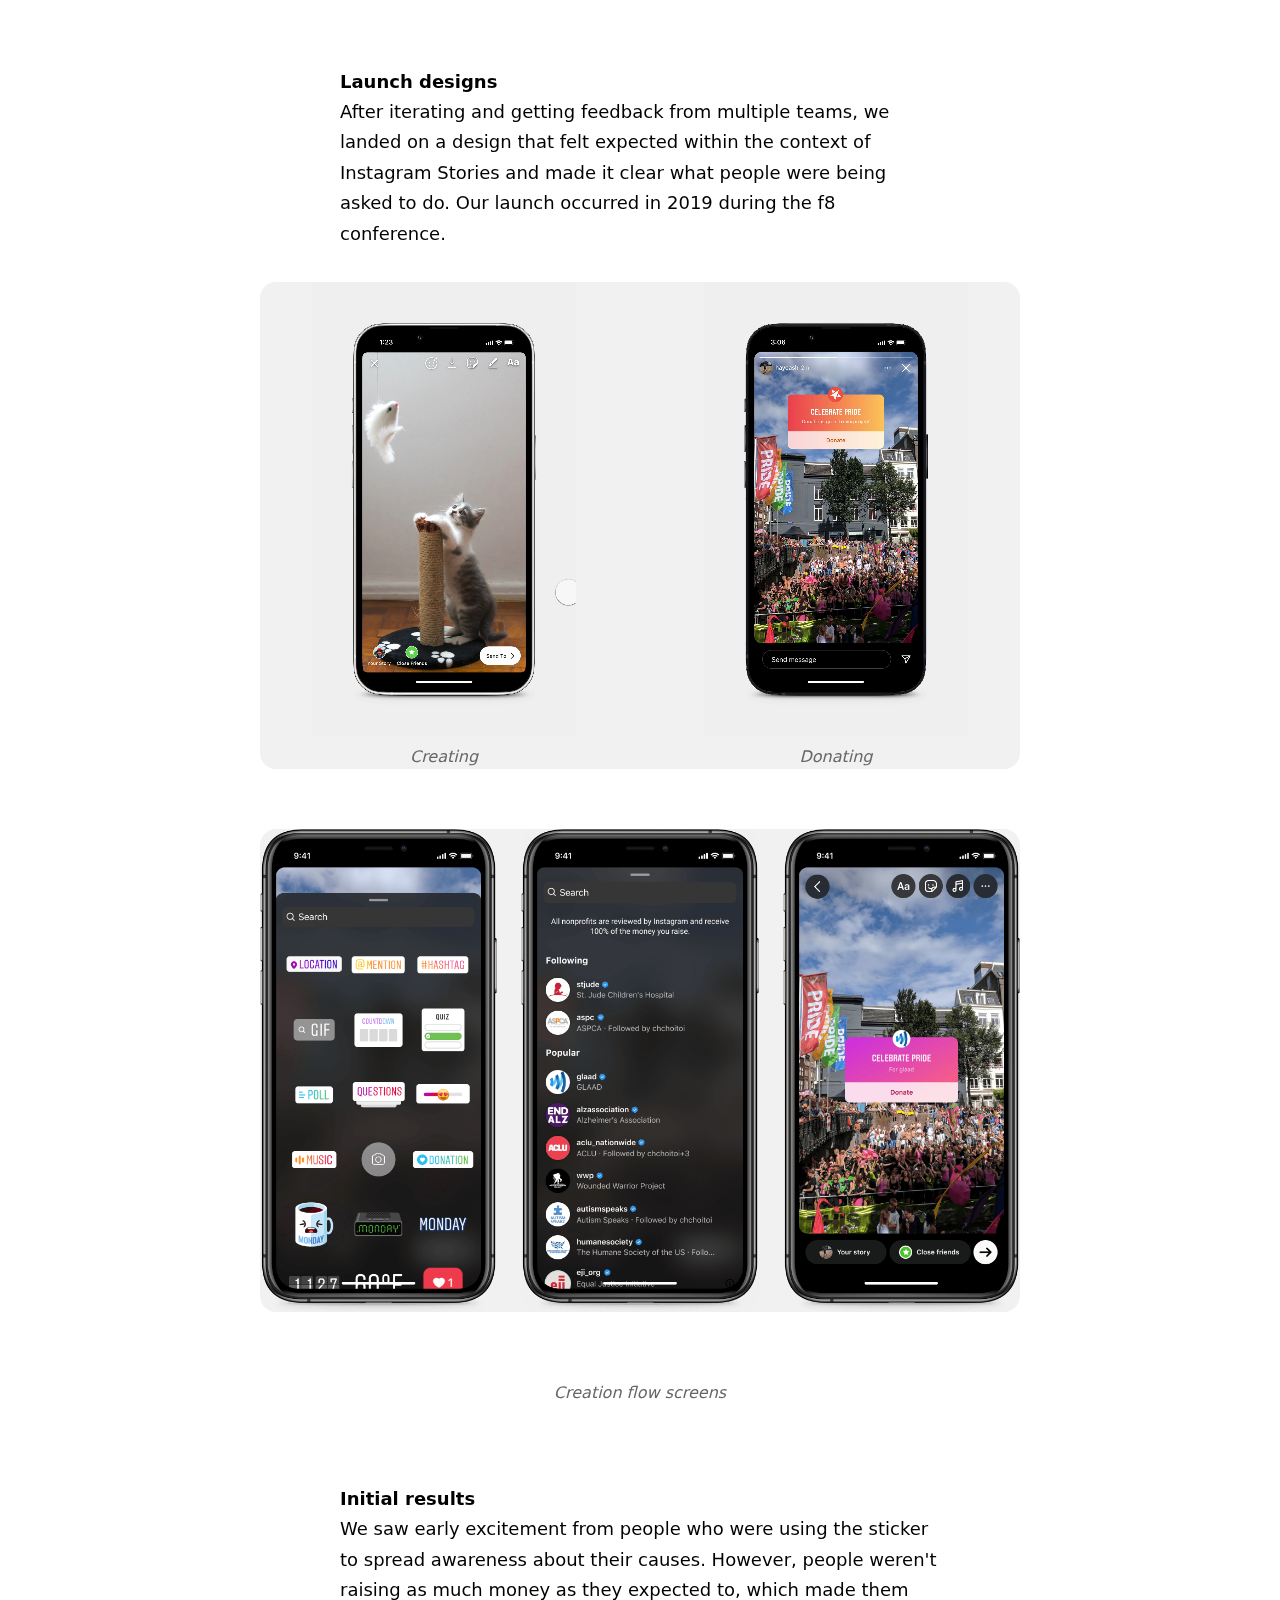
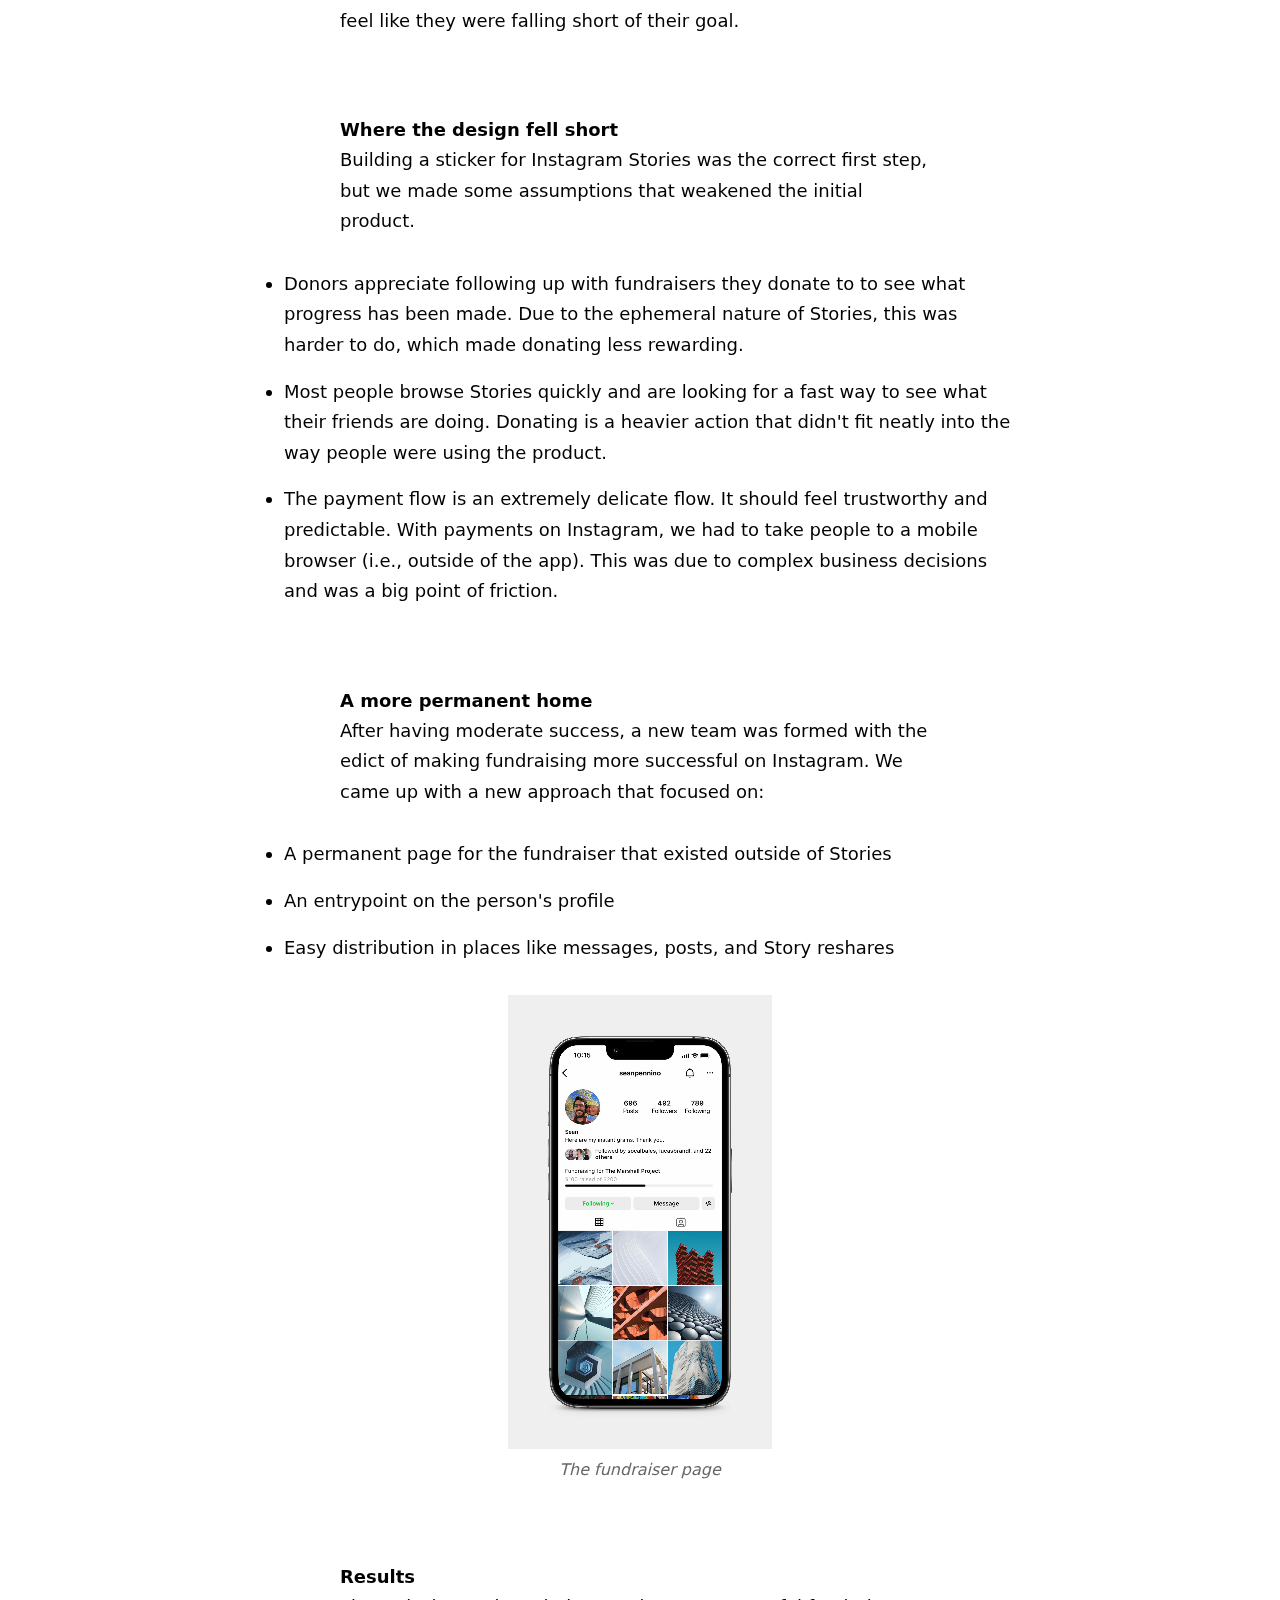
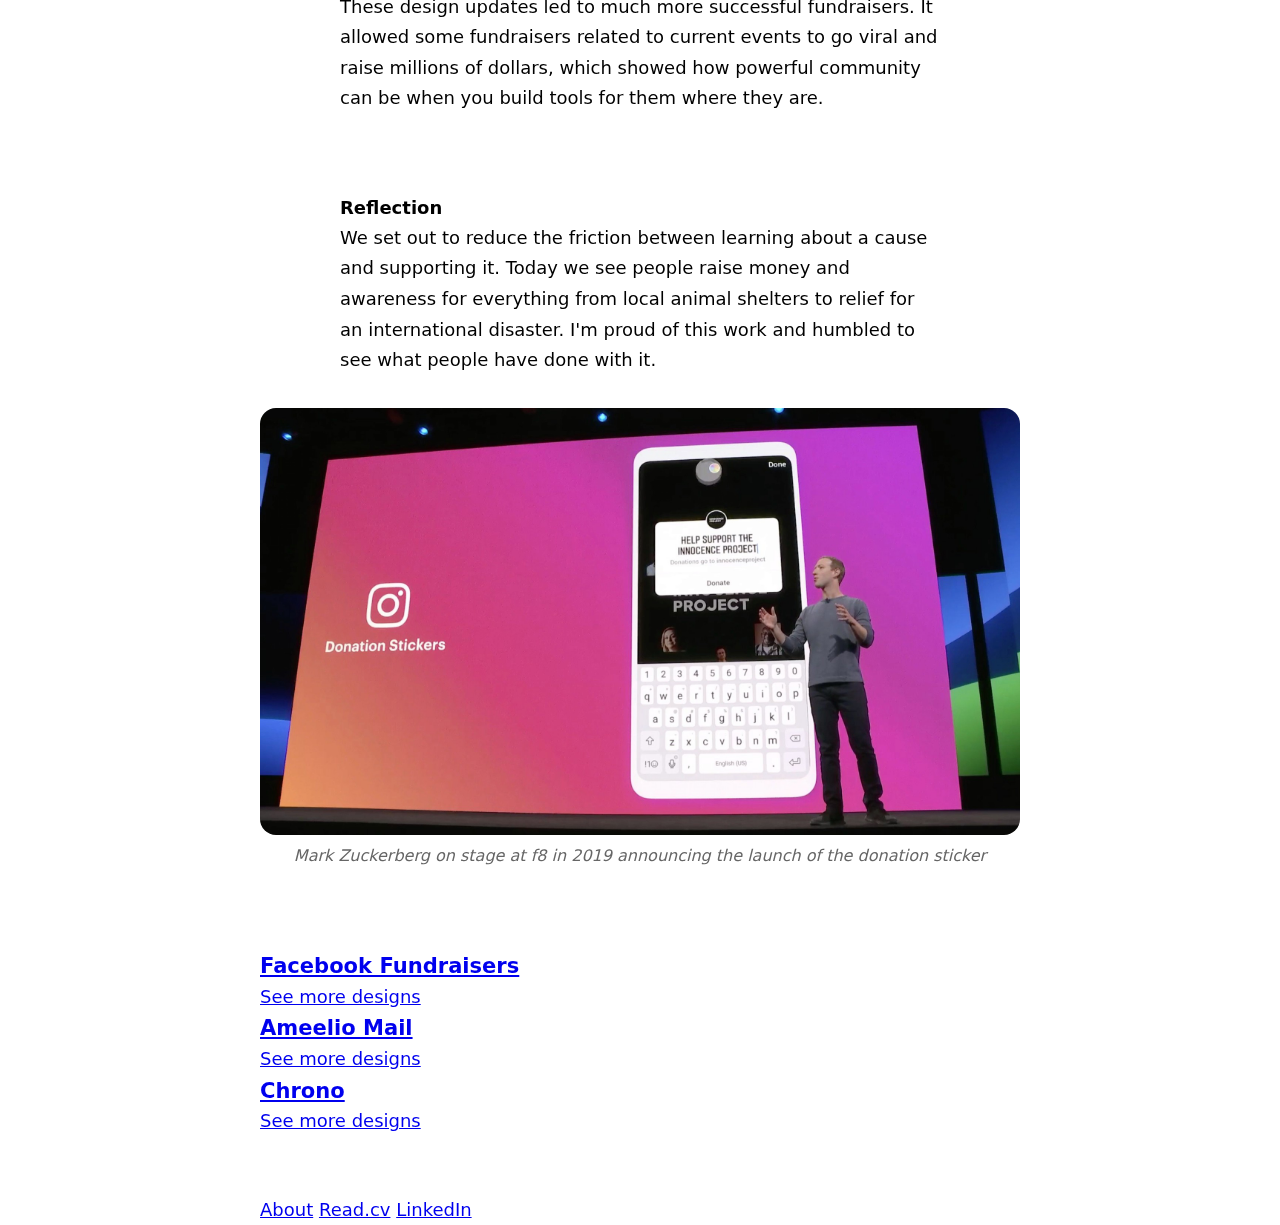
<file: instagram-fundraisers copy.html>
<!DOCTYPE html>
<html lang="en-US">
<head>
    <meta charset="utf-8">
    <meta name="viewport" content="width=device-width, initial-scale=1.0">
    <title>Instagram Fundraisers - Jason Cashdollar</title>
    <meta name="description" content="How we built fundraising tools for Instagram to reduce friction between learning about a cause and supporting it.">
    
    <!-- Open Graph / Facebook -->
    <meta property="og:type" content="website">
    <meta property="og:url" content="https://jasoncashdollar.github.io/jasoncashdollar/instagram-fundraisers">
    <meta property="og:title" content="Instagram Fundraisers - Jason Cashdollar">
    <meta property="og:description" content="How we built fundraising tools for Instagram to reduce friction between learning about a cause and supporting it.">
    
    <!-- Twitter -->
    <meta property="twitter:card" content="summary_large_image">
    <meta property="twitter:url" content="https://jasoncashdollar.github.io/jasoncashdollar/instagram-fundraisers">
    <meta property="twitter:title" content="Instagram Fundraisers - Jason Cashdollar">
    <meta property="twitter:description" content="How we built fundraising tools for Instagram to reduce friction between learning about a cause and supporting it.">
    
    <link rel="stylesheet" href="styles.css">
    <link rel="preconnect" href="https://fonts.googleapis.com">
    <link rel="preconnect" href="https://fonts.gstatic.com" crossorigin>
    <link href="https://fonts.googleapis.com/css2?family=Inter:wght@300;400;500;600&display=swap" rel="stylesheet">
</head>
<body>
    <div class="container">
        <header class="header">
            <a href="index.html" class="name">Jason Cashdollar</a>
            <nav class="nav-links">
                <a href="index.html#about" class="nav-link">About</a>
                <a href="https://read.cv/jasoncashdollar" target="_blank" rel="noopener noreferrer" class="nav-link">Read.cv</a>
                <a href="https://www.linkedin.com/in/jasoncashdollar/" target="_blank" rel="noopener noreferrer" class="nav-link">LinkedIn</a>
            </nav>
        </header>

        <main class="project-main">
            <div class="project-header">
                <h1 class="page-title">Instagram fundraisers</h1>
            </div>

            <section class="project-section">
                <h2 class="section-header">Problem</h2>
                <p class="section-text">In 2018 activism was becoming more common on Instagram. People were sharing news stories, volunteer opportunities, and information about nonprofits. The problem we wanted to solve was the friction between seeing an inspiring post and having a clear next step to support that cause.</p>
            </section>

            <section class="project-section">
                <h2 class="section-header">Initial explorations</h2>
                <p class="section-text">As part of this work, we had to convince Instagram leadership that this made sense in the app. I started with design explorations of what this could look like on Instagram. I started with Instagram Stories because that was the most flexible place in the app for supporting new interaction types.</p>
                <img src="images/ig-early-stickers.jpg" alt="Early sticker explorations" class="project-image-full">
                <p class="image-caption">Early sticker explorations</p>
            </section>

            <section class="project-section">
                <h2 class="section-header">Early design feedback</h2>
                <p class="section-text">My early explorations included a wide range of information about a fundraiser. We had a lot of discussions about what the building blocks of a fundraiser are (Does it need a title? A goal? It definitely needs a beneficiary. What else?). I got feedback on these early designs from Christine Choi, a designer at Instagram who specialized in Stories, and from a UX research study. Based on that feedback, I continued to iterate on a simpler sticker.</p>
            </section>

            <section class="project-section">
                <h2 class="section-header">Launch designs</h2>
                <p class="section-text">After iterating and getting feedback from multiple teams, we landed on a design that felt expected within the context of Instagram Stories and made it clear what people were being asked to do. Our launch occurred in 2019 during the f8 conference.</p>
                
                <div class="project-image-grid">
                    <div>
                        <video src="images/ig-video-1.mp4" class="project-image-grid-item" autoplay loop muted playsinline></video>
                        <p class="image-caption">Creating</p>
                    </div>
                    <div>
                        <video src="images/ig-video-2.mp4" class="project-image-grid-item" autoplay loop muted playsinline></video>
                        <p class="image-caption">Donating</p>
                    </div>
                </div>
                
                <div class="project-image-grid-three">
                    <img src="images/ig-creating.png" alt="Creating flow" class="project-image-grid-item">
                    <img src="images/ig-donating.png" alt="Donating flow" class="project-image-grid-item">
                    <img src="images/ig-creation-flow.png" alt="Creation flow" class="project-image-grid-item">
                </div>
                <p class="image-caption">Creation flow screens</p>
            </section>

            <section class="project-section">
                <h2 class="section-header">Initial results</h2>
                <p class="section-text">We saw early excitement from people who were using the sticker to spread awareness about their causes. However, people weren't raising as much money as they expected to, which made them feel like they were falling short of their goal.</p>
            </section>

            <section class="project-section">
                <h2 class="section-header">Where the design fell short</h2>
                <p class="section-text">Building a sticker for Instagram Stories was the correct first step, but we made some assumptions that weakened the initial product.</p>
                <ul class="section-list">
                    <li>Donors appreciate following up with fundraisers they donate to to see what progress has been made. Due to the ephemeral nature of Stories, this was harder to do, which made donating less rewarding.</li>
                    <li>Most people browse Stories quickly and are looking for a fast way to see what their friends are doing. Donating is a heavier action that didn't fit neatly into the way people were using the product.</li>
                    <li>The payment flow is an extremely delicate flow. It should feel trustworthy and predictable. With payments on Instagram, we had to take people to a mobile browser (i.e., outside of the app). This was due to complex business decisions and was a big point of friction.</li>
                </ul>
            </section>

            <section class="project-section">
                <h2 class="section-header">A more permanent home</h2>
                <p class="section-text">After having moderate success, a new team was formed with the edict of making fundraising more successful on Instagram. We came up with a new approach that focused on:</p>
                <ul class="section-list">
                    <li>A permanent page for the fundraiser that existed outside of Stories</li>
                    <li>An entrypoint on the person's profile</li>
                    <li>Easy distribution in places like messages, posts, and Story reshares</li>
                </ul>
                
                <video src="images/ig-video-3.mp4" class="project-image-full" autoplay loop muted playsinline></video>
                <p class="image-caption">The fundraiser page</p>
            </section>

            <section class="project-section">
                <h2 class="section-header">Results</h2>
                <p class="section-text">These design updates led to much more successful fundraisers. It allowed some fundraisers related to current events to go viral and raise millions of dollars, which showed how powerful community can be when you build tools for them where they are.</p>
            </section>

            <section class="project-section">
                <h2 class="section-header">Reflection</h2>
                <p class="section-text">We set out to reduce the friction between learning about a cause and supporting it. Today we see people raise money and awareness for everything from local animal shelters to relief for an international disaster. I'm proud of this work and humbled to see what people have done with it.</p>
                
                <img src="images/ig-f8-zuckerberg.jpg" alt="Mark Zuckerberg on stage at f8 in 2019 announcing the launch of the donation sticker" class="project-image-full">
                <p class="image-caption">Mark Zuckerberg on stage at f8 in 2019 announcing the launch of the donation sticker</p>
            </section>

            <section class="project-navigation">
                <div class="nav-grid">
                    <a href="facebook-fundraisers.html" class="project-nav-card">
                        <h3 class="nav-card-title">Facebook Fundraisers</h3>
                        <p class="nav-card-link">See more designs</p>
                    </a>
                    <a href="ameelio-mail.html" class="project-nav-card">
                        <h3 class="nav-card-title">Ameelio Mail</h3>
                        <p class="nav-card-link">See more designs</p>
                    </a>
                    <a href="chrono.html" class="project-nav-card">
                        <h3 class="nav-card-title">Chrono</h3>
                        <p class="nav-card-link">See more designs</p>
                    </a>
                </div>
            </section>
        </main>

        <footer class="footer">
            <nav class="footer-nav">
                <a href="index.html#about" class="footer-link">About</a>
                <a href="https://read.cv/jasoncashdollar" target="_blank" rel="noopener noreferrer" class="footer-link">Read.cv</a>
                <a href="https://www.linkedin.com/in/jasoncashdollar/" target="_blank" rel="noopener noreferrer" class="footer-link">LinkedIn</a>
            </nav>
        </footer>
    </div>

    <script src="script.js"></script>
</body>
</html>
</file>
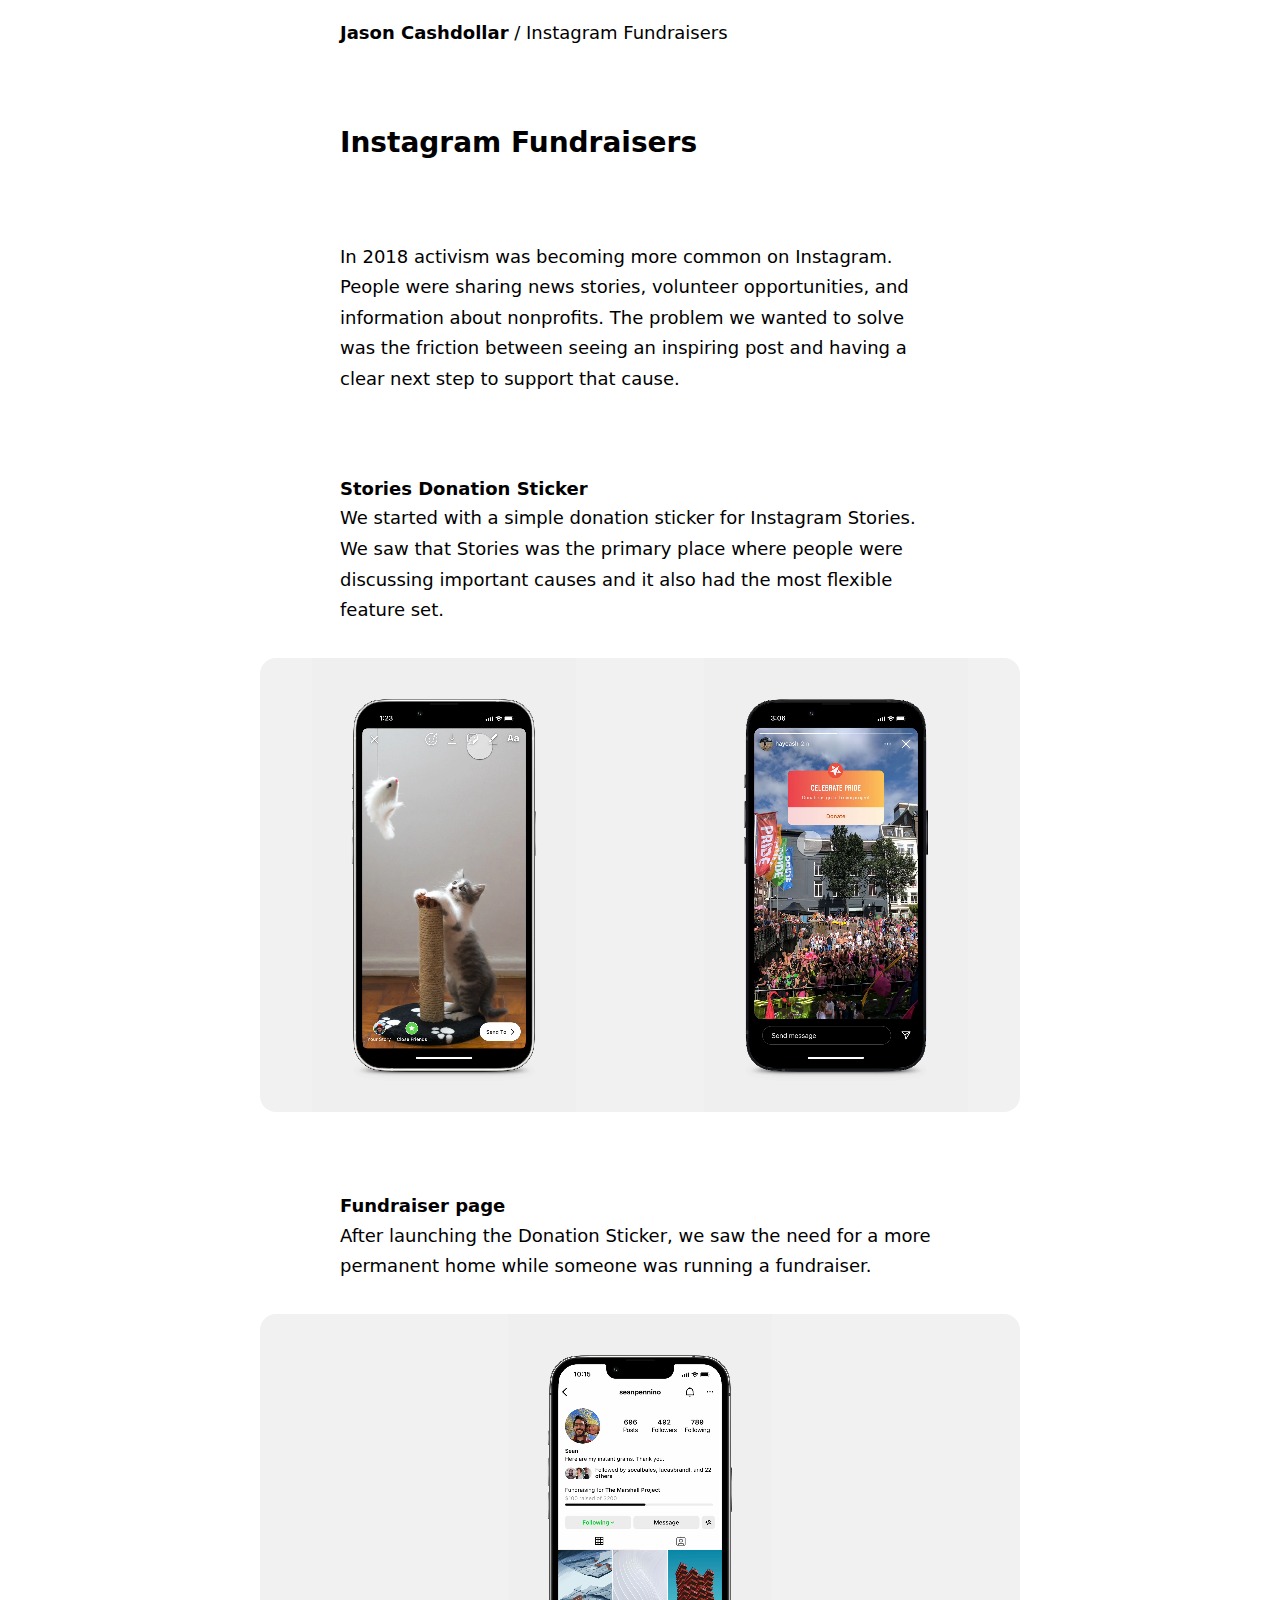
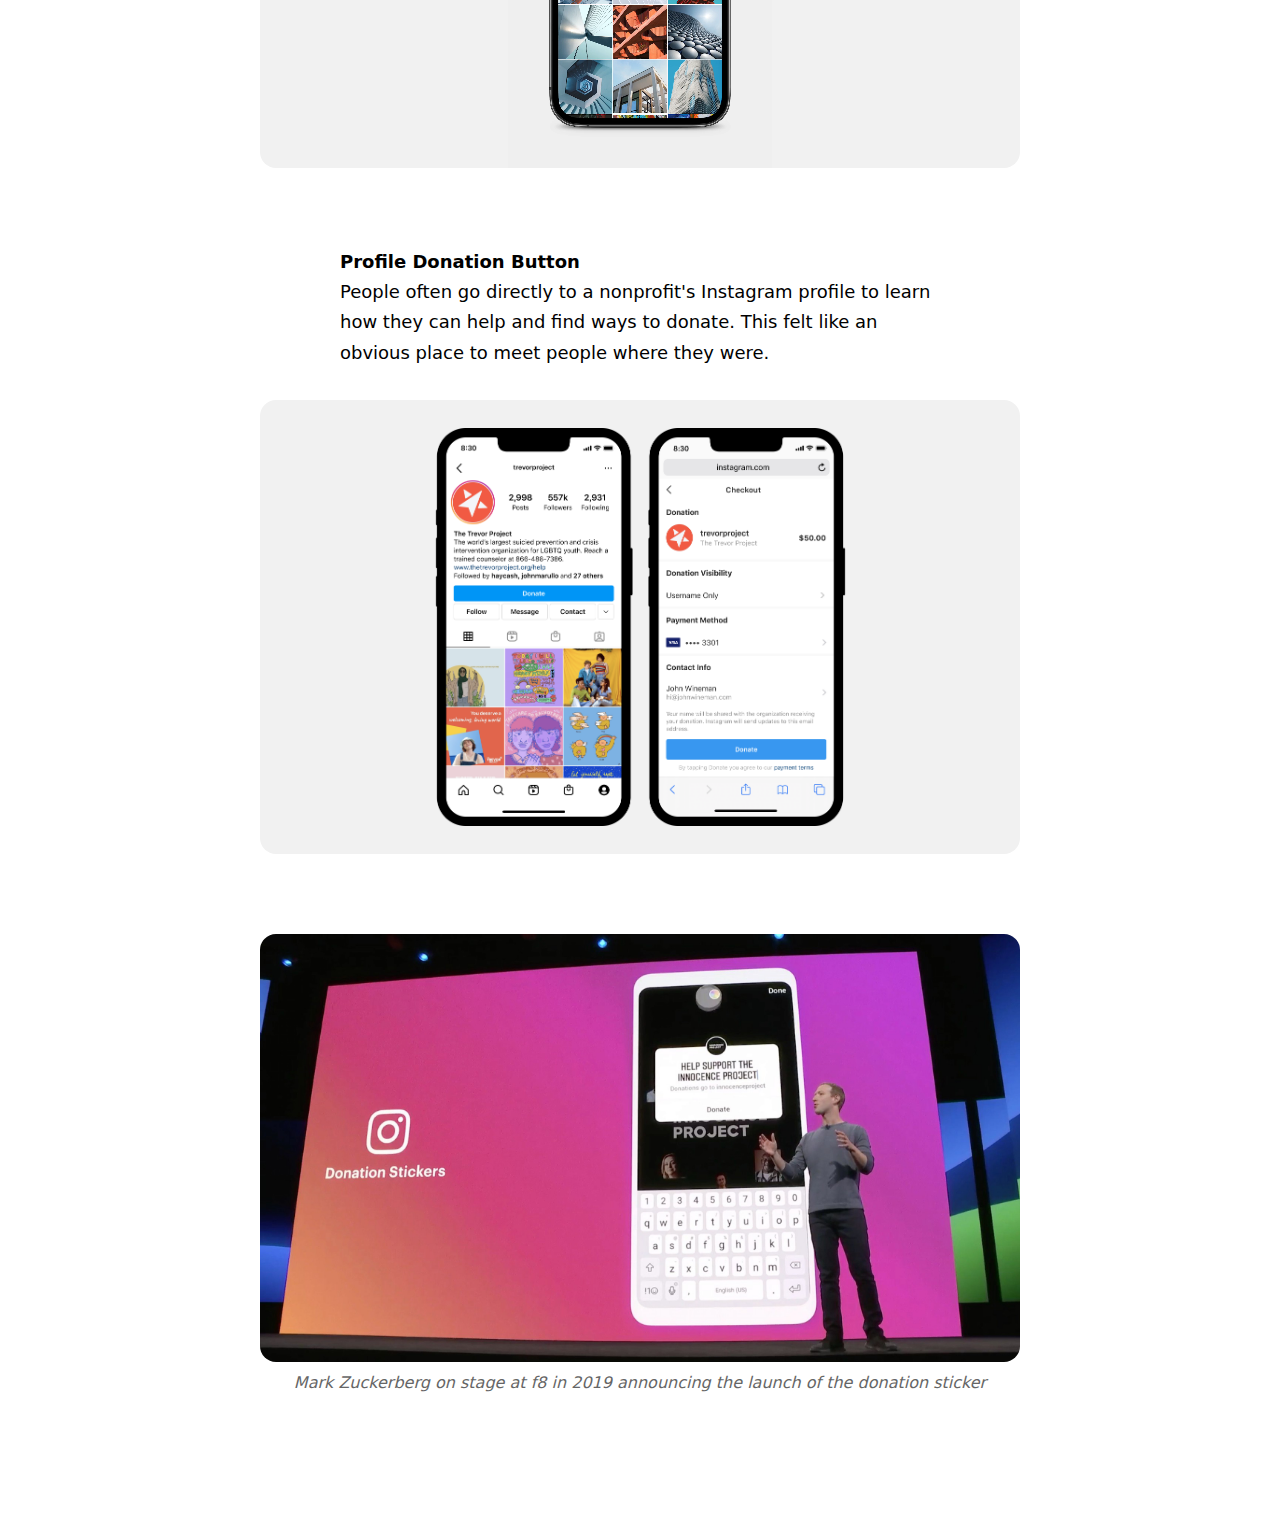
<file: instagram-fundraisers.html>
<!DOCTYPE html>
<html lang="en-US">
<head>
    <meta charset="utf-8">
    <meta name="viewport" content="width=device-width, initial-scale=1.0">
    <title>Jason Cashdollar / Instagram Fundraisers</title>
    <meta name="description" content="How we built fundraising tools for Instagram to reduce friction between learning about a cause and supporting it.">
    
    <!-- Open Graph / Facebook -->
    <meta property="og:type" content="website">
    <meta property="og:url" content="https://jasoncashdollar.github.io/jasoncashdollar/instagram-fundraisers">
    <meta property="og:title" content="Instagram Fundraisers - Jason Cashdollar">
    <meta property="og:description" content="How we built fundraising tools for Instagram to reduce friction between learning about a cause and supporting it.">
    
    <!-- Twitter -->
    <meta property="twitter:card" content="summary_large_image">
    <meta property="twitter:url" content="https://jasoncashdollar.github.io/jasoncashdollar/instagram-fundraisers">
    <meta property="twitter:title" content="Instagram Fundraisers - Jason Cashdollar">
    <meta property="twitter:description" content="How we built fundraising tools for Instagram to reduce friction between learning about a cause and supporting it.">
    
    <link rel="icon" href="images/jason.png" type="image/png">
    <link rel="stylesheet" href="styles.css">
    <link rel="preconnect" href="https://fonts.googleapis.com">
    <link rel="preconnect" href="https://fonts.gstatic.com" crossorigin>
    <link href="https://fonts.googleapis.com/css2?family=Inter:wght@300;400;500;600&display=swap" rel="stylesheet">
    <script src="analytics.js"></script>
</head>
<body>
    <div class="container">
        <header class="header">
            <div class="breadcrumb">
                <a href="/" class="breadcrumb-name">Jason Cashdollar</a> / <span class="breadcrumb-project">Instagram Fundraisers</span>
            </div>
        </header>

        <main class="project-main">
            <div class="project-header">
                <h1 class="page-title">Instagram Fundraisers</h1>
            </div>

            <section class="project-section">
                <p class="section-text">In 2018 activism was becoming more common on Instagram. People were sharing news stories, volunteer opportunities, and information about nonprofits. The problem we wanted to solve was the friction between seeing an inspiring post and having a clear next step to support that cause.</p>
            </section>

            <section class="project-section">
                <div class="section-header">Stories Donation Sticker</div>
                <p class="section-text">We started with a simple donation sticker for Instagram Stories. We saw that Stories was the primary place where people were discussing important causes and it also had the most flexible feature set.</p>
                <div class="project-image-grid">
                    <div>
                        <video src="images/ig-fundraisers/ig-video-1.mp4" class="project-image-grid-item" autoplay loop muted playsinline></video>
                    </div>
                    <div>
                        <video src="images/ig-fundraisers/ig-video-2.mp4" class="project-image-grid-item" autoplay loop muted playsinline></video>
                    </div>
                </div>
            </section>

            <section class="project-section">
                <div class="section-header">Fundraiser page</div>
                <p class="section-text">After launching the Donation Sticker, we saw the need for a more permanent home while someone was running a fundraiser.</p>
                <div class="project-image-centered">
                    <video src="images/ig-fundraisers/ig-video-3.mp4" class="project-image-full" autoplay loop muted playsinline></video>
                </div>
            </section>

            <section class="project-section">
                <div class="section-header">Profile Donation Button</div>
                <p class="section-text">People often go directly to a nonprofit's Instagram profile to learn how they can help and find ways to donate. This felt like an obvious place to meet people where they were.</p>
                <div class="project-image-centered">
                    <img src="images/ig-fundraisers/ig-profile donations.png" class="project-image-full"></img>
                </div>
            </section>


            <section class="project-section">
                <img src="images/ig-fundraisers/ig-f8-zuckerberg.jpg" alt="Mark Zuckerberg on stage at f8 in 2019 announcing the launch of the donation sticker" class="project-image-full">
                <p class="image-caption">Mark Zuckerberg on stage at f8 in 2019 announcing the launch of the donation sticker</p>
            </section>

        </main>
    </div>

    <script src="script.js"></script>
</body>
</html>
</file>
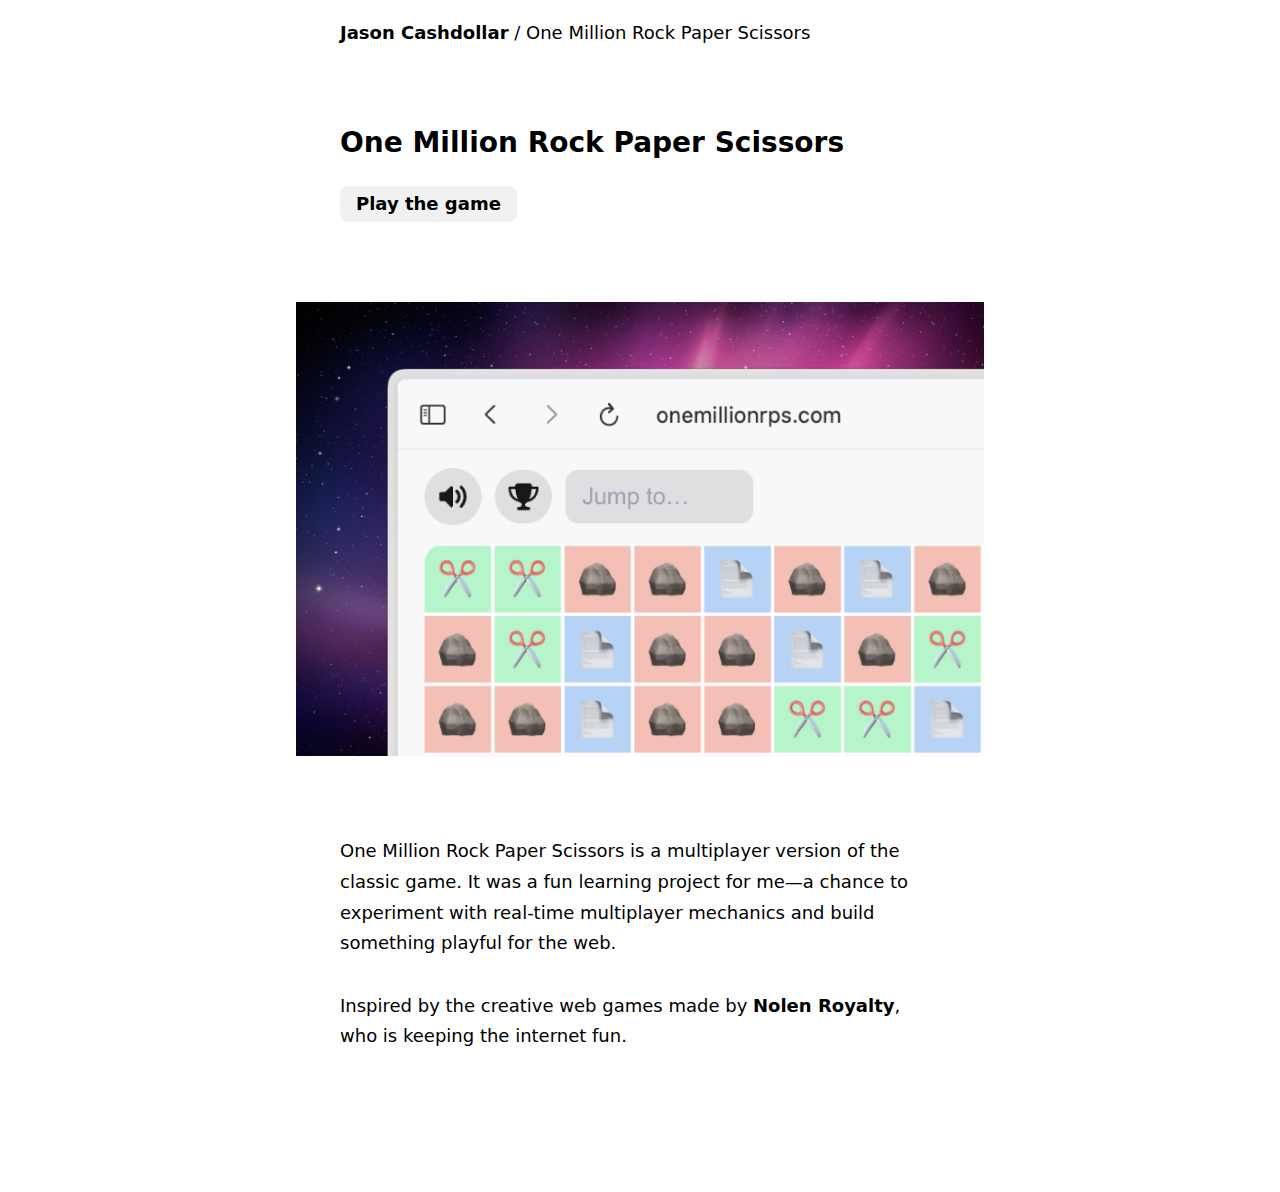
<file: onemillionrockpaperscissors.html>
<!DOCTYPE html>
<html lang="en-US">
<head>
    <meta charset="utf-8">
    <meta name="viewport" content="width=device-width, initial-scale=1.0">
    <title>Jason Cashdollar / One Million Rock Paper Scissors</title>
    <meta name="description" content="A multiplayer rock paper scissors game built as a fun learning project, inspired by the creative web games of Nolen Royalty.">

    <!-- Open Graph / Facebook -->
    <meta property="og:type" content="website">
    <meta property="og:url" content="https://jasoncashdollar.github.io/jasoncashdollar/onemillionrockpaperscissors">
    <meta property="og:title" content="One Million Rock Paper Scissors - Jason Cashdollar">
    <meta property="og:description" content="A multiplayer rock paper scissors game built as a fun learning project, inspired by the creative web games of Nolen Royalty.">

    <!-- Twitter -->
    <meta property="twitter:card" content="summary_large_image">
    <meta property="twitter:url" content="https://jasoncashdollar.github.io/jasoncashdollar/onemillionrockpaperscissors">
    <meta property="twitter:title" content="One Million Rock Paper Scissors - Jason Cashdollar">
    <meta property="twitter:description" content="A multiplayer rock paper scissors game built as a fun learning project, inspired by the creative web games of Nolen Royalty.">
    
    <link rel="icon" href="images/jason.png" type="image/png">
    <link rel="stylesheet" href="styles.css">
    <link rel="preconnect" href="https://fonts.googleapis.com">
    <link rel="preconnect" href="https://fonts.gstatic.com" crossorigin>
    <link href="https://fonts.googleapis.com/css2?family=Inter:wght@300;400;500;600&display=swap" rel="stylesheet">
    <script src="analytics.js"></script>
</head>
<body>
    <div class="container">
        <header class="header">
            <div class="breadcrumb">
                <a href="/" class="breadcrumb-name">Jason Cashdollar</a> / <span class="breadcrumb-project">One Million Rock Paper Scissors</span>
            </div>
        </header>

        <main class="project-main">
            <div class="project-header">
                <h1 class="page-title">One Million Rock Paper Scissors</h1>
                <a href="https://onemillionrps.com" target="_blank" rel="noopener noreferrer" class="link-button">Play the game</a>
            </div>

            <section class="project-section">
                <img src="images/rock-paper-scissors/rockpaperscissors.png" class="project-image-full" alt="Rock Paper Scissors MMO game interface">
            </section>

            <section class="project-section">
                <p class="section-text">One Million Rock Paper Scissors is a multiplayer version of the classic game. It was a fun learning project for me—a chance to experiment with real-time multiplayer mechanics and build something playful for the web.</p>
                <p class="section-text">Inspired by the creative web games made by <a href="https://eieio.games/" target="_blank" rel="noopener noreferrer">Nolen Royalty</a>, who is keeping the internet fun.</p>
            </section>

        </main>
    </div>

    <script src="script.js"></script>
</body>
</html>
</file>
<file: styles.css>
/* CSS Variables */
:root {
  /* Font Sizes */
  --font-size-small: 16px;
  --font-size-medium: 18px;
  --font-size-large: 20px;
  --font-size-extra-large: 28px;
  --font-size-extra-extra-large: 28px;

  /* Colors */
  --color-background: #fff;
  --color-background-secondary: #f1f1f1;
  --color-background-tertiary: #f5f5f5;
  --color-background-media: #f1f1f1; /* Always light for image/video containers */
  --color-text-primary: #000;
  --color-text-secondary: #666;
  --color-border: #e7e7e7;
  --color-shadow: rgba(0, 0, 0, 0.12);

  /* Spacing */
  --spacing-small: 12px;
  --spacing-medium: 24px;
  --spacing-large: 60px;
  --content-margin: 80px;

  /* Border Radius */
  --border-radius-small: 4px;
  --border-radius-medium: 8px;
  --border-radius-large: 16px;
}

/* Dark Mode */
@media (prefers-color-scheme: dark) {
  :root {
    --color-background: #1a1a1a;
    --color-background-secondary: #2a2a2a;
    --color-background-tertiary: #333;
    --color-text-primary: #d4d4d4;
    --color-text-secondary: #a0a0a0;
    --color-border: #444;
    --color-shadow: rgba(0, 0, 0, 0.4);
  }

  /* Invert dark icons for visibility */
  .view-toggle img {
    filter: invert(1);
  }
}

/* Reset and Base Styles */
* {
  margin: 0;
  padding: 0;
  box-sizing: border-box;
}

html {
  font-size: var(--font-size-medium);
  scroll-behavior: smooth;
  font-family: system-ui, -apple-system, BlinkMacSystemFont, "Segoe UI", Roboto,
    sans-serif;
  color: var(--color-text-primary);
}

video {
  max-height: 454px;
}

body {
  font-weight: 400;
  line-height: 1.6;
  color: var(--color-text-primary);
  background-color: var(--color-background);
  -webkit-font-smoothing: antialiased;
  -moz-osx-font-smoothing: grayscale;
}

/* Remove all focus outlines globally */
button:focus,
a:focus {
  outline: none;
}

p a {
  font-weight: 600;
  text-decoration: none;
  color: var(--color-text-primary);
}

/* Container */
.container {
  max-width: 760px;
  margin: 0 auto;
  padding: 0;
  min-height: 100vh;
  display: flex;
  flex-direction: column;
}

/* Bookshelf gets full width container */
.bookshelf-container {
  max-width: 100%;
  padding: 0;
  overflow: visible;
}

/* Header */
.header {
  display: flex;
  justify-content: space-between;
  align-items: center;
  padding: var(--spacing-large) 0;
  max-width: 600px;
  margin: 0 auto;
  width: 100%;
}

.name {
  font-size: var(--font-size-large);
  font-weight: 700;
  color: var(--color-text-primary);
  text-decoration: none;
}

.nav-links {
  display: flex;
  gap: 32px;
}

.nav-link {
  font-size: var(--font-size-medium);
  font-weight: 400;
  color: var(--color-text-primary);
  text-decoration: none;
}

.nav-link:hover {
  text-decoration: underline;
  text-decoration-style: wavy;
  text-decoration-color: var(--color-text-secondary);
  text-underline-offset: 2px;
}

/* Breadcrumb Header for Sub-pages */
.breadcrumb {
  font-size: 18px;
  line-height: 1.4;
}

.header:has(.breadcrumb) {
  padding-top: 20px;
  padding-bottom: 20px;
}

.breadcrumb-name {
  font-weight: 700;
  color: var(--color-text-primary);
  text-decoration: none;
}

.breadcrumb-project {
  font-weight: 400;
}

/* Main Content */
.main {
  flex: 1;
}

/* Hero Section */
.hero {
  max-width: 600px;
  margin: 0 var(--content-margin) 60px var(--content-margin);
  text-wrap: pretty;
  display: flex;
  align-items: center;
  gap: 24px;
}

.hero-photo {
  width: 60px;
  height: 60px;
  border-radius: 50%;
  object-fit: cover;
  flex-shrink: 0;
}

.hero-description {
  font-size: var(--font-size-large);
  font-weight: 400;
  line-height: 1.5;
}

/* Projects Section */
.projects {
  display: flex;
  flex-direction: column;
  gap: 12px;
  margin-bottom: var(--spacing-large);
}

.project-card {
  display: flex;
  flex-direction: column;
  width: fit-content;
  margin: 0 var(--content-margin);
}

.project-title {
  font-size: var(--font-size-medium);
  color: var(--color-text-primary);
  font-weight: 400;
  line-height: 1.3;
  text-decoration: none;
}

.project-title:hover {
  text-decoration: underline;
  text-decoration-style: wavy;
  text-decoration-color: var(--color-text-secondary);
  text-underline-offset: 2px;
}

.page-title {
  font-size: var(--font-size-extra-extra-large);
  font-weight: 700;
  line-height: 1.3;
  text-decoration: none;
  display: block;
  transition: opacity 0.2s ease;
  margin-bottom: 0;
  flex: 1;
}

/* Remove focus outlines */
*:focus,
*:focus-visible {
  outline: none;
}

.nav-link:focus,
.project-link:focus,
.page-title:focus {
  outline: none;
}

/* ===== PROJECT PAGE STYLES ===== */

/* Project Page Layout */
.project-main {
  flex: 1;
  padding: 60px 0;
  max-width: 1000px;
  margin: 0 auto;
}

.project-header {
  margin: 0 var(--content-margin) 80px var(--content-margin);
}

.project-header .page-title {
  margin-bottom: 24px;
}

.project-section {
  margin-bottom: 80px;
}

.section-header {
  font-size: var(--font-size-medium);
  font-weight: 600;
  line-height: 1.6;
  margin: 0 var(--content-margin) 0px var(--content-margin);
}

.section-text {
  font-size: var(--font-size-medium);
  font-weight: 400;
  line-height: 1.7;
  margin: 0 var(--content-margin) 32px var(--content-margin);
}

.section-list {
  font-size: var(--font-size-medium);
  font-weight: 400;
  line-height: 1.7;
  margin: 32px 0;
  padding-left: 24px;
}

.section-list li {
  margin-bottom: 16px;
}

/* Project Images */
.project-image-full {
  width: 100%;
  height: auto;
  max-height: 454px;
  object-fit: contain;
  display: block;
  border-radius: var(--border-radius-large);
}

.project-image-centered {
  display: flex;
  flex-direction: column;
  align-items: center;
  background-color: var(--color-background-media);
  border-radius: var(--border-radius-large);
}

.project-image-grid {
  display: grid;
  grid-template-columns: 1fr 1fr;
  gap: 24px;
  margin: var(--spacing-medium) 0;
  background-color: var(--color-background-media);
  border-radius: var(--border-radius-large);
}

.project-image-grid-three {
  display: grid;
  grid-template-columns: 1fr 1fr 1fr;
  gap: 24px;
  margin: var(--spacing-large) 0;
  background-color: var(--color-background-media);
  border-radius: var(--border-radius-large);
}

.project-image-grid-item {
  width: 100%;
  height: auto;
  object-fit: contain;
  display: block;
  border-radius: var(--border-radius-large);
}

.project-image-placeholder {
  width: 100%;
  min-height: 300px;
  background-color: var(--color-background-tertiary);
  border: 2px dashed var(--color-border);
  display: flex;
  align-items: center;
  justify-content: center;
  margin: var(--spacing-large) 0;
  border-radius: var(--border-radius-large);
}

.project-image-grid .project-image-placeholder {
  margin: 0;
  min-height: 200px;
}

.image-caption {
  font-size: 16px;
  font-weight: 500;
  color: var(--color-text-secondary);
  text-align: center;
  font-style: italic;
  margin-bottom: 0;
  padding-top: 8px;
}

/* Button-style link for project pages */
.link-button {
  display: inline-block;
  background-color: var(--color-background-secondary);
  color: var(--color-text-primary);
  font-size: 18px;
  font-weight: 600;
  text-decoration: none;
  padding: 4px 16px;
  border-radius: var(--border-radius-medium);
  transition: background-color 0.2s ease, opacity 0.2s ease;
}

.link-button:hover {
  background-color: var(--color-background-tertiary);
  opacity: 0.9;
}

/* ===== BOOKSHELF PAGE STYLES ===== */

/* Bookshelf Main Layout */
.bookshelf-main {
  flex: 1;
  padding: 40px 0;
  max-width: 100%;
  margin: 0 auto;
  width: 100%; /* Allow full width */
  overflow: visible;
}

.bookshelf-header {
  text-align: center;
  margin-bottom: 60px;
  max-width: 600px;
  margin-left: auto;
  margin-right: auto;
}

.bookshelf-title-row {
  display: flex;
  align-items: center;
  gap: 24px;
  margin-bottom: 16px;
  text-align: left;
}

.view-toggles {
  display: flex;
  gap: 8px;
  background-color: var(--color-background-tertiary);
  border-radius: 8px;
  padding: 4px;
  position: relative;
}

.view-toggle-indicator {
  position: absolute;
  background-color: var(--color-background);
  border-radius: 6px;
  box-shadow: 0 1px 3px var(--color-shadow);
  transition: all 0.3s cubic-bezier(0.4, 0, 0.2, 1);
  pointer-events: none;
  z-index: 0;
}

.view-toggle {
  font-size: 14px;
  font-weight: 500;
  color: var(--color-text-secondary);
  background: none;
  border: none;
  padding: 4px 8px;
  cursor: pointer;
  transition: color 0.2s ease;
  border-radius: 6px;
  min-width: 80px;
  position: relative;
  z-index: 1;
  display: flex;
  align-items: center;
  justify-content: center;
}

.view-toggle img {
  width: 32px;
  height: 32px;
  display: block;
  opacity: 0.6;
  transition: opacity 0.2s ease;
}

.view-toggle:hover {
  color: var(--color-text-primary);
}

.view-toggle:hover img {
  opacity: 1;
}

.view-toggle.active {
  color: var(--color-text-primary);
}

.view-toggle.active img {
  opacity: 1;
}

.view-toggle:focus {
  outline: none;
}

.bookshelf-description {
  font-size: var(--font-size-medium);
  font-weight: 400;
  line-height: 1.6;
  color: var(--color-text-secondary);
  margin-bottom: 32px;
}

/* Loading and Empty States */
.loading-state,
.empty-state {
  text-align: center;
  padding: 120px 0;
  color: var(--color-text-secondary);
}

.loading-state p,
.empty-state p {
  font-size: var(--font-size-medium);
}

/* Grid View (covers only) */
.grid-covers-container {
  max-width: 1200px;
  margin: 0 auto;
  padding: 0 24px;
}

.grid-covers-grid {
  display: grid;
  grid-template-columns: repeat(auto-fill, minmax(120px, 1fr));
  gap: 20px;
  padding: 20px 0;
}

.grid-cover-image {
  width: 100%;
  height: auto;
  object-fit: cover;
  border-radius: 4px;
  box-shadow: 0 2px 8px var(--color-shadow);
  aspect-ratio: 2/3;
  display: block;
}

/* Text List View */
.text-list-container {
  max-width: 600px;
  margin: 0 auto;
}

.text-list-year-section {
  margin-bottom: 48px;
}

.text-list-year-header {
  font-size: 32px;
  font-weight: 600;
  line-height: 1.2;
  color: var(--color-text-primary);
  margin-bottom: 24px;
  padding-bottom: 12px;
  border-bottom: 2px solid var(--color-border);
}

.text-list-book {
  margin-bottom: 16px;
  line-height: 1.6;
}

.text-list-book-title {
  font-size: 18px;
  font-weight: 500;
  color: var(--color-text-primary);
}

.text-list-book-author {
  font-size: 18px;
  font-weight: 400;
  font-style: italic;
  color: var(--color-text-secondary);
}

.text-list-book-rating {
  font-size: 16px;
  color: var(--color-text-primary);
  letter-spacing: 1px;
  margin-left: 8px;
}

/* Vertical Covers View */
.vertical-covers-container {
  max-width: 600px;
  margin: 0 auto;
}

.vertical-covers-grid {
  display: flex;
  flex-direction: column;
  gap: 16px;
}

.vertical-cover-item {
  display: flex;
  align-items: center;
  gap: 16px;
  padding: 12px 0;
  border-radius: 8px;
}

.vertical-cover-image {
  width: 80px;
  height: 120px;
  object-fit: cover;
  border-radius: 4px;
  box-shadow: 0 2px 8px var(--color-shadow);
  flex-shrink: 0;
}

.vertical-cover-info {
  flex: 1;
  min-width: 0;
}

.vertical-cover-title {
  font-size: 18px;
  font-weight: 500;
  line-height: 1.3;
  color: var(--color-text-primary);
  margin-bottom: 4px;
}

.vertical-cover-author {
  font-size: 16px;
  font-weight: 400;
  font-style: italic;
  line-height: 1.4;
  color: var(--color-text-secondary);
  margin-bottom: 8px;
}

.vertical-cover-meta {
  display: flex;
  gap: 12px;
  align-items: center;
  flex-wrap: wrap;
}

.vertical-cover-rating {
  font-size: 14px;
  color: var(--color-text-primary);
  letter-spacing: 1px;
}

.vertical-cover-date {
  font-size: 14px;
  color: var(--color-text-secondary);
}

/* ===== WORK HISTORY STYLES ===== */

.work-item {
  display: flex;
  align-items: center;
  margin: 0px var(--content-margin) 0px var(--content-margin);
}

.work-link {
  display: flex;
  align-items: center;
  gap: 12px;
  text-decoration: none;
}

.work-link:hover .work-company {
  text-decoration: underline;
  text-decoration-style: wavy;
  text-decoration-color: var(--color-text-secondary);
  text-underline-offset: 2px;
}

.work-logo {
  width: 32px;
  height: 32px;
  border-radius: var(--border-radius-medium);
  object-fit: contain;
  flex-shrink: 0;
}

.work-logo.border {
  border: 0.5px solid var(--color-border);
  background: transparent;
}

.work-company {
  font-size: var(--font-size-medium);
  font-weight: 400;
  color: var(--color-text-primary);
}

.external-link-icon {
  width: 11px;
  height: 11px;
  color: var(--color-text-secondary);
  flex-shrink: 0;
  margin-left: -4px;
}

.work-dot-leader {
  flex: 1;
  border-bottom: 2px dotted var(--color-border);
  margin: 0 12px;
  align-self: center;
  min-width: 20px;
}

.work-dates {
  font-size: var(--font-size-small);
  font-weight: 400;
  color: var(--color-text-secondary);
  font-family: ui-monospace, "SF Mono", SFMono-Regular, Menlo, Monaco, Consolas,
    "Liberation Mono", "Courier New", monospace;
  flex-shrink: 0;
}

/* ===== MOBILE BREAKPOINT ===== */
@media (max-width: 768px) {
  :root {
    --content-margin: 24px;
  }

  /* Header stacks vertically with padding */
  .header {
    flex-direction: column;
    align-items: flex-start;
    gap: 8px;
    padding-left: var(--content-margin);
    padding-right: var(--content-margin);
    margin-left: 0;
    margin-right: 0;
  }

  /* Hero stacks vertically with photo on top */
  .hero {
    flex-direction: column-reverse;
    align-items: flex-start;
  }

  /* Images/videos align with text margins */
  .project-image-centered,
  .project-image-grid,
  .project-image-grid-three,
  .project-image-full {
    margin-left: var(--content-margin);
    margin-right: var(--content-margin);
    width: calc(100% - var(--content-margin) * 2);
  }

  /* Bookshelf header responsive layout */
  .bookshelf-header {
    padding-left: var(--content-margin);
    padding-right: var(--content-margin);
    margin-bottom: 40px;
  }

  .bookshelf-title-row {
    flex-direction: column;
    align-items: flex-start;
    gap: 16px;
  }

  /* Bookshelf content containers horizontal padding */
  .text-list-container,
  .vertical-covers-container {
    padding-left: var(--content-margin);
    padding-right: var(--content-margin);
  }

  .vertical-covers-grid {
    gap: 0;
  }

  .image-caption {
    padding-right: var(--content-margin);
    padding-left: var(--content-margin);
  }
}
</file>
